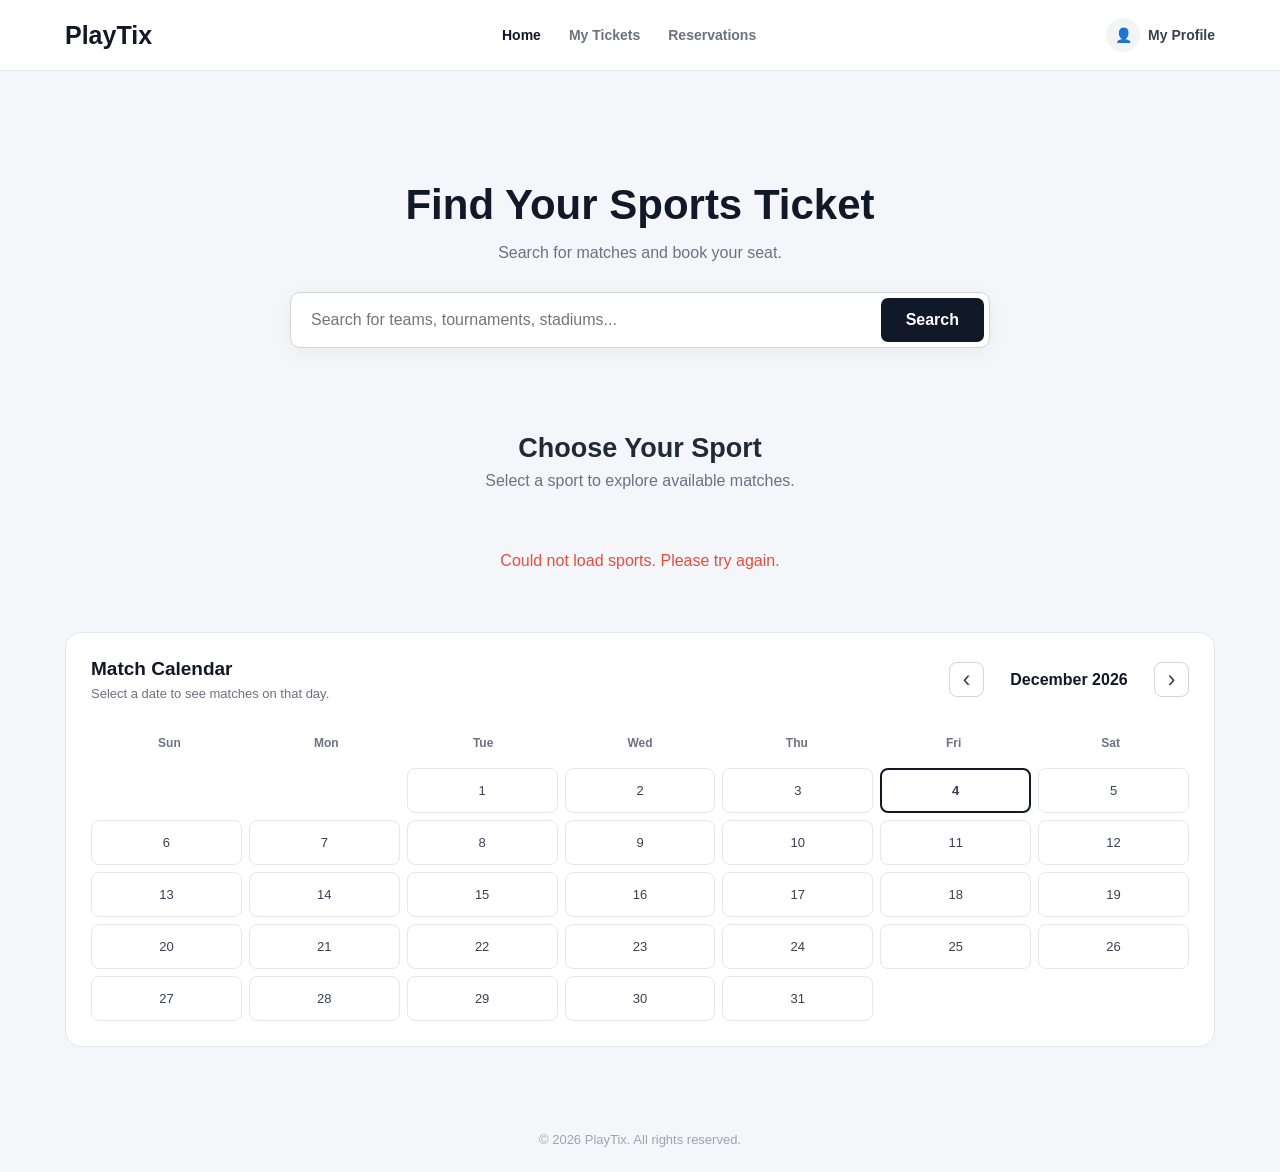
<file: frontend/index.html>
<!DOCTYPE html>
<html lang="en">
<head>
    <meta charset="UTF-8">
    <meta name="viewport" content="width=device-width, initial-scale=1.0">

    <title>PlayTix - Home</title>

    <link rel="stylesheet" href="css/style.css">
</head>

<body>

<!-- ================= HEADER ================= -->

<header class="main-header">

    <div class="header-content">

        <a href="index.html" class="logo">
            PlayTix
        </a>

        <nav class="main-nav">

            <a href="index.html" class="nav-link active">
                Home
            </a>

            <a href="tickets.html" class="nav-link">
                My Tickets
            </a>

            <a href="reservations.html" class="nav-link">
                Reservations
            </a>

        </nav>

        <a href="profile.html" class="profile-link" title="My Profile">

                <span class="profile-icon">
                    👤
                </span>

            <span>My Profile</span>

        </a>

    </div>

</header>


<!-- ================= MAIN ================= -->

<main class="home-container">

    <!-- Hero -->

    <section class="hero-section">

        <h1>
            Find Your Sports Ticket
        </h1>

        <p>
            Search for matches and book your seat.
        </p>

        <!-- Search -->

        <form class="search-bar" id="searchForm">

            <input
                    type="text"
                    id="searchInput"
                    placeholder="Search for teams, tournaments, stadiums..."
            >

            <button type="submit">
                Search
            </button>

        </form>

    </section>


    <!-- ================= SPORTS ================= -->

    <section class="sports-section">

        <div class="section-heading">

            <h2>
                Choose Your Sport
            </h2>

            <p>
                Select a sport to explore available matches.
            </p>

        </div>


        <div class="sports-grid">

            <!-- Sports are generated by JavaScript -->

            <div id="sportsLoading" style="text-align: center; padding: 2rem; grid-column: 1 / -1;">
                Loading sports...
            </div>

        </div>

    </section>

    <!-- ================= MATCH CALENDAR ================= -->

    <section class="calendar-section">

        <div class="calendar-header">

            <div>

                <h3>
                    Match Calendar
                </h3>

                <p>
                    Select a date to see matches on that day.
                </p>

            </div>


            <div class="calendar-navigation">

                <button
                        type="button"
                        id="previousMonth"
                        class="calendar-nav-btn"
                >
                    ‹
                </button>


                <h3 id="currentMonth">
                    August 2026
                </h3>


                <button
                        type="button"
                        id="nextMonth"
                        class="calendar-nav-btn"
                >
                    ›
                </button>

            </div>

        </div>



        <div class="calendar">

            <!-- Weekdays -->

            <div class="calendar-weekdays">

                <div>Sun</div>
                <div>Mon</div>
                <div>Tue</div>
                <div>Wed</div>
                <div>Thu</div>
                <div>Fri</div>
                <div>Sat</div>

            </div>


            <!-- Days will be generated by JavaScript -->

            <div
                    id="calendarDays"
                    class="calendar-days"
            >

            </div>

        </div>

    </section>


</main>


<!-- ================= FOOTER ================= -->

<footer class="main-footer">

    <p>
        © 2026 PlayTix. All rights reserved.
    </p>

</footer>


<script src="js/index.js"></script>

</body>
</html>
</file>
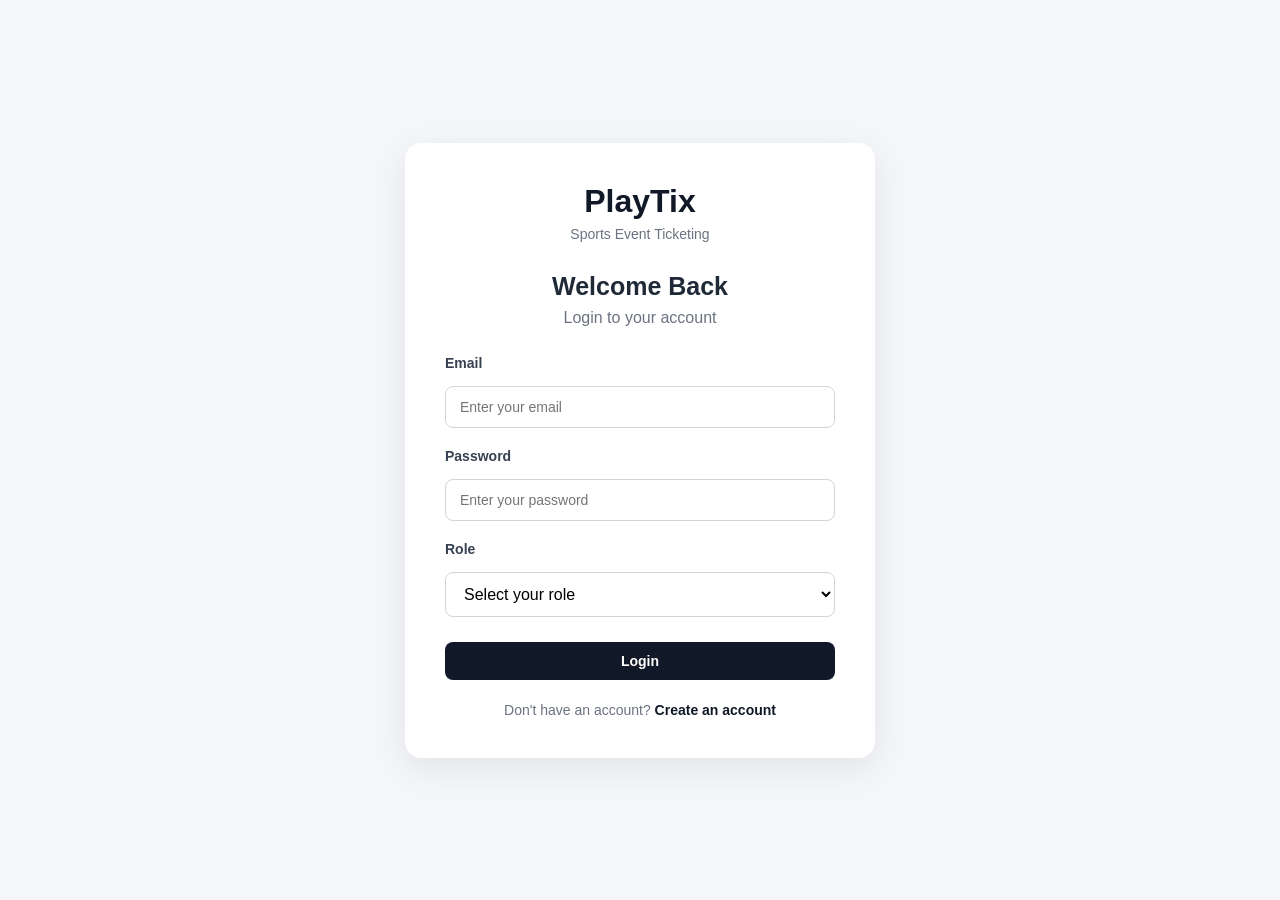
<file: frontend/admin-index.html>
<!DOCTYPE html>

<html lang="en">

<head>

    <meta charset="UTF-8">

    <meta
            name="viewport"
            content="width=device-width, initial-scale=1.0"
    >

    <title>PlayTix | Admin Dashboard</title>

    <link
            rel="stylesheet"
            href="css/style.css"
    >

</head>

<body>

<!-- ================= HEADER ================= -->

<header class="main-header">

    <div class="header-content">

        <a
                href="admin-index.html"
                class="logo"
        >
            PlayTix
        </a>


        <nav class="main-nav">

            <a
                    href="admin-index.html"
                    class="nav-link active"
            >
                Dashboard
            </a>


            <a
                    href="admin-profile.html"
                    class="nav-link"
            >
                Admin Profile
            </a>

        </nav>

    </div>

</header>



<!-- ================= MAIN ================= -->

<main class="page-container admin-dashboard">


    <!-- ================= WELCOME ================= -->

    <section class="admin-welcome">

        <div>

            <span class="admin-label">
                ADMIN DASHBOARD
            </span>

            <h1 id="welcomeMessage">
                Welcome Back, Admin
            </h1>

            <p>
                Manage purchased tickets and user reports
                from one place.
            </p>

        </div>


        <a
                href="admin-profile.html"
                class="profile-btn"
        >
            Admin Profile
        </a>

    </section>



    <!-- ================= QUICK STATS ================= -->

    <section class="admin-stats">


        <div class="admin-stat-card">

            <div class="admin-stat-icon">
                🎟️
            </div>

            <div>

                <span>
                    Purchased Tickets
                </span>

                <strong id="ticketCount">
                    0
                </strong>

            </div>

        </div>



        <div class="admin-stat-card">

            <div class="admin-stat-icon">
                📋
            </div>

            <div>

                <span>
                    User Reports
                </span>

                <strong id="reportCount">
                    0
                </strong>

            </div>

        </div>


    </section>



    <!-- ================= ADMIN OPTIONS ================= -->

    <section class="admin-options">


        <div class="page-header">

            <div>

                <h2>
                    Management
                </h2>

                <p>
                    Choose what you want to manage.
                </p>

            </div>

        </div>



        <div class="admin-options-grid">


            <!-- ================= PURCHASED TICKETS ================= -->

            <a
                    href="admin-tickets.html"
                    class="admin-option-card"
            >

                <div class="admin-option-icon">
                    🎟️
                </div>


                <div class="admin-option-content">

                    <h3>
                        Purchased Tickets
                    </h3>

                    <p>
                        View and manage tickets purchased
                        by users.
                    </p>

                    <span>
                        View Tickets →
                    </span>

                </div>

            </a>



            <!-- ================= USER REPORTS ================= -->

            <a
                    href="admin-reports.html"
                    class="admin-option-card"
            >

                <div class="admin-option-icon">
                    📋
                </div>


                <div class="admin-option-content">

                    <h3>
                        User Reports
                    </h3>

                    <p>
                        View user reports and manage
                        their responses and status.
                    </p>

                    <span>
                        View Reports →
                    </span>

                </div>

            </a>


        </div>

    </section>



    <!-- ================= QUICK INFORMATION ================= -->

    <section class="admin-info-box">

        <div class="admin-info-icon">
            ℹ️
        </div>


        <div>

            <h3>
                Admin Panel
            </h3>

            <p>
                From this dashboard you can access
                purchased tickets and user reports.
                Other administrative features are
                currently unavailable.
            </p>

        </div>

    </section>


</main>



<!-- ================= FOOTER ================= -->

<footer class="main-footer">

    <p>
        © 2026 PlayTix. All Rights Reserved.
    </p>

</footer>



<!-- ================= JAVASCRIPT ================= -->

<script src="js/admin-index.js"></script>

</body>

</html>
</file>
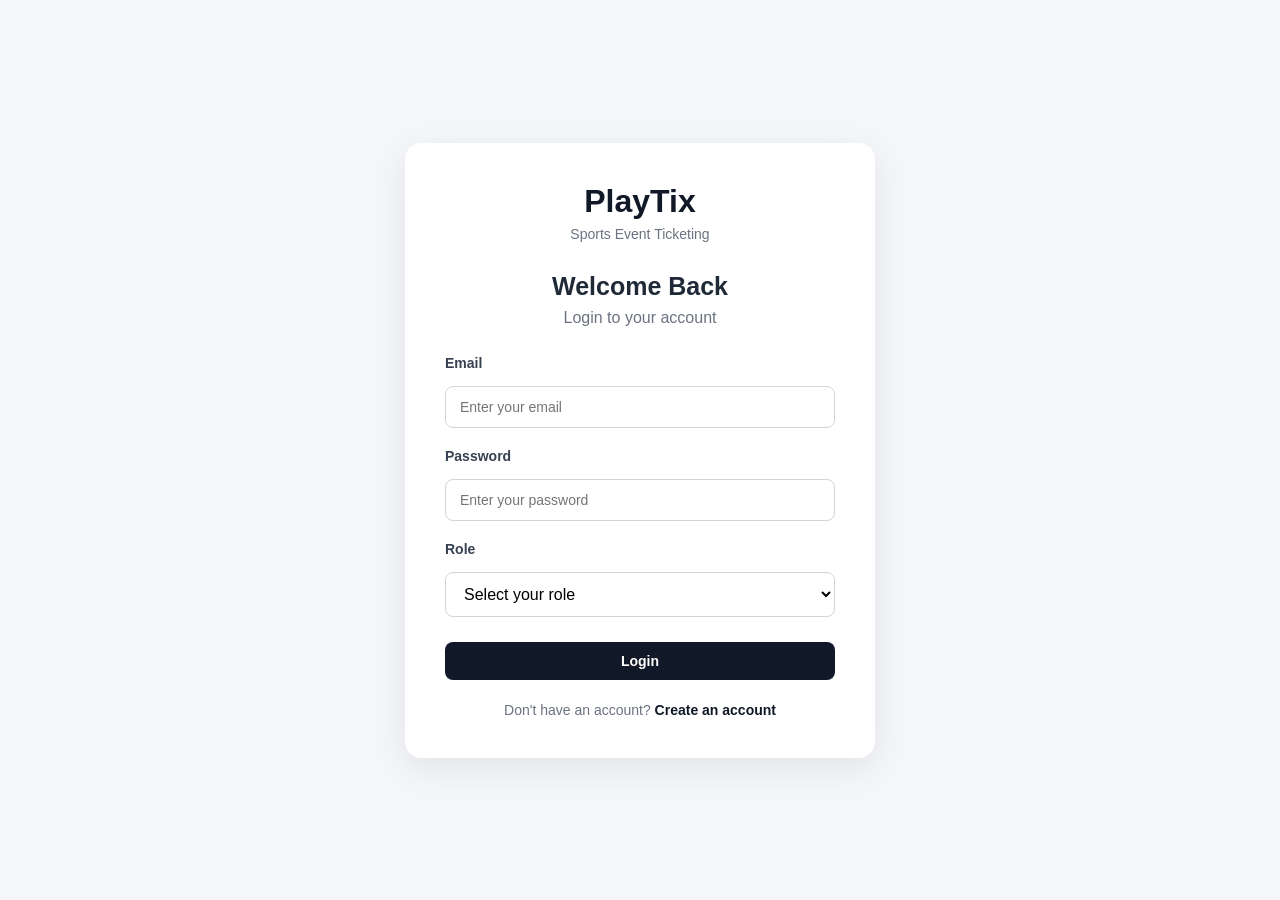
<file: frontend/admin-reports.html>
<!DOCTYPE html>
<html lang="en">

<head>

    <meta charset="UTF-8">

    <meta
            name="viewport"
            content="width=device-width, initial-scale=1.0"
    >

    <title>PlayTix | User Reports</title>

    <link
            rel="stylesheet"
            href="css/style.css"
    >

</head>

<body>


<!-- ================= HEADER ================= -->

<header class="main-header">

    <div class="header-content">

        <a
                href="admin-index.html"
                class="logo"
        >
            PlayTix
        </a>


        <nav class="main-nav">

            <a
                    href="admin-index.html"
                    class="nav-link"
            >
                Dashboard
            </a>

            <a
                    href="admin-profile.html"
                    class="nav-link"
            >
                Profile
            </a>

            <a
                    href="admin-tickets.html"
                    class="nav-link"
            >
                Tickets
            </a>

            <a
                    href="admin-reports.html"
                    class="nav-link active"
            >
                Reports
            </a>

        </nav>

    </div>

</header>



<!-- ================= MAIN ================= -->

<main class="page-container">


    <div class="page-header">

        <h1>
            User Reports
        </h1>

        <p>
            View and manage reports submitted by users.
        </p>

    </div>


    <!-- ================= FILTERS ================= -->

    <div class="report-filters">
        <select id="statusFilter" class="status-select">
            <option value="ALL">All Reports</option>
            <option value="PENDING">Pending</option>
            <option value="IN_PROGRESS">In Progress</option>
            <option value="RESOLVED">Resolved</option>
            <option value="CLOSED">Closed</option>
        </select>
    </div>


    <!-- ================= LOADING ================= -->

    <div id="reportsLoading" style="text-align: center; padding: 2rem;">
        Loading reports...
    </div>


    <!-- ================= REPORT LIST ================= -->

    <section id="reportsList" class="reports-list">

        <!-- Reports are generated by JavaScript -->

    </section>


    <!-- ================= NO REPORTS ================= -->

    <div id="noReports" class="no-search-results" style="display: none;">

        <h2>
            No Reports Found
        </h2>

        <p>
            No reports match the current filter.
        </p>

    </div>


</main>



<!-- ================= FOOTER ================= -->

<footer class="main-footer">

    <p>
        © 2026 PlayTix. All Rights Reserved.
    </p>

</footer>



<!-- ================= JAVASCRIPT ================= -->

<script src="js/admin-reports.js"></script>


</body>

</html>
</file>
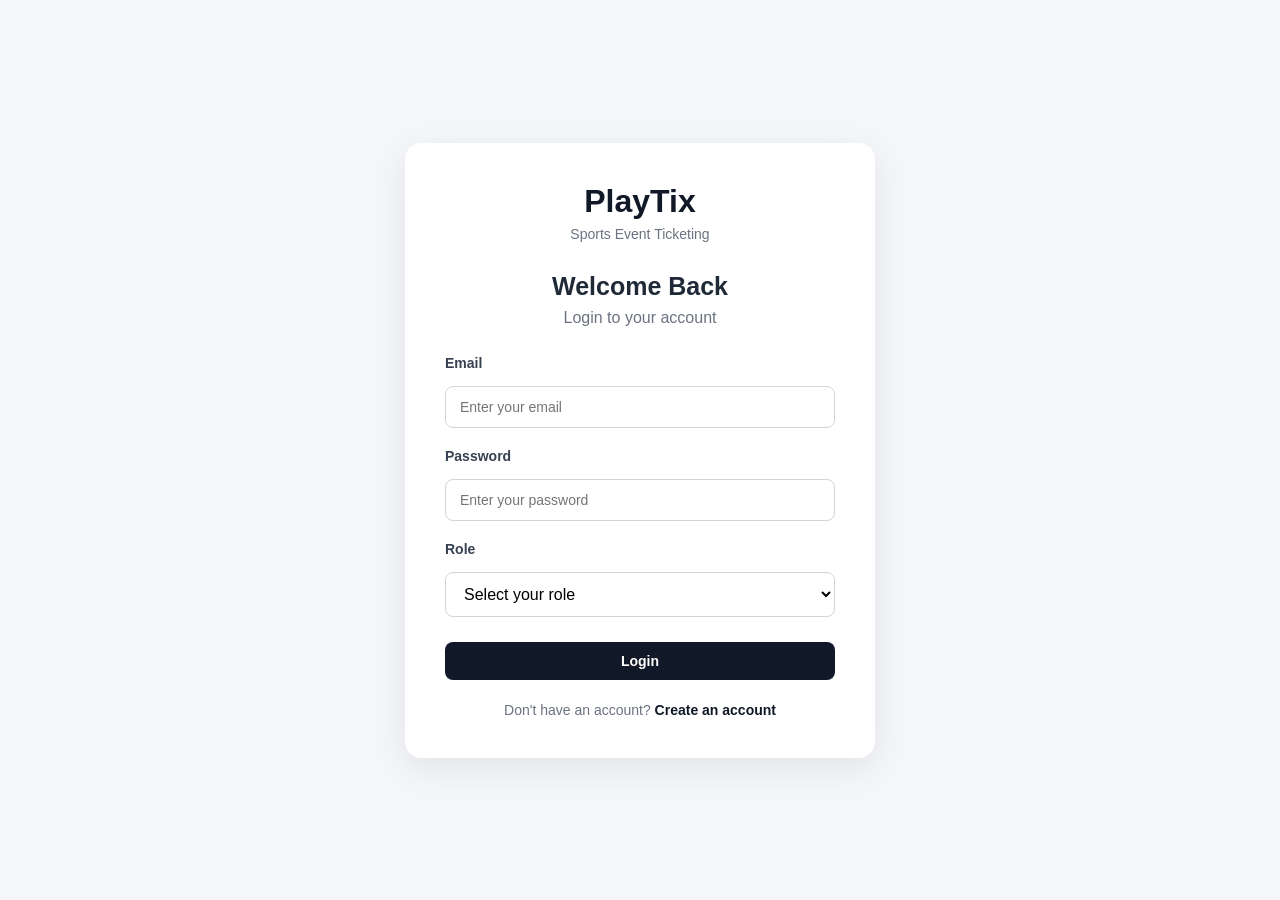
<file: frontend/admin-tickets.html>
<!DOCTYPE html>

<html lang="en">

<head>

    <meta charset="UTF-8">

    <meta
            name="viewport"
            content="width=device-width, initial-scale=1.0"
    >

    <title>PlayTix | All Tickets</title>

    <link
            rel="stylesheet"
            href="css/style.css"
    >

</head>

<body>

<!-- ================= HEADER ================= -->

<header class="main-header">

    <div class="header-content">

        <a
                href="admin-index.html"
                class="logo"
        >
            PlayTix
        </a>


        <nav class="main-nav">

            <a
                    href="admin-index.html"
                    class="nav-link"
            >
                Dashboard
            </a>

            <a
                    href="admin-profile.html"
                    class="nav-link"
            >
                Profile
            </a>

            <a
                    href="admin-tickets.html"
                    class="nav-link active"
            >
                Tickets
            </a>

            <a
                    href="admin-reports.html"
                    class="nav-link"
            >
                Reports
            </a>

        </nav>

    </div>

</header>



<!-- ================= MAIN ================= -->

<main class="page-container">


    <div class="page-header">

        <div>

            <h1>
                All Tickets
            </h1>

            <p>
                View and manage all purchased tickets.
            </p>

        </div>

    </div>


    <!-- ================= LOADING ================= -->

    <div id="ticketsLoading" style="text-align: center; padding: 2rem;">
        Loading tickets...
    </div>


    <!-- ================= TICKET LIST ================= -->

    <section id="ticketsList" class="ticket-list">

        <!-- Tickets are generated by JavaScript -->

    </section>


    <!-- ================= NO TICKETS ================= -->

    <div id="noTickets" class="no-search-results" style="display: none;">

        <h2>
            No Tickets Found
        </h2>

        <p>
            There are no purchased tickets yet.
        </p>

    </div>


</main>



<!-- ================= FOOTER ================= -->

<footer class="main-footer">

    <p>
        © 2026 PlayTix. All Rights Reserved.
    </p>

</footer>



<!-- ================= JAVASCRIPT ================= -->

<script src="js/admin-tickets.js"></script>

</body>

</html>
</file>
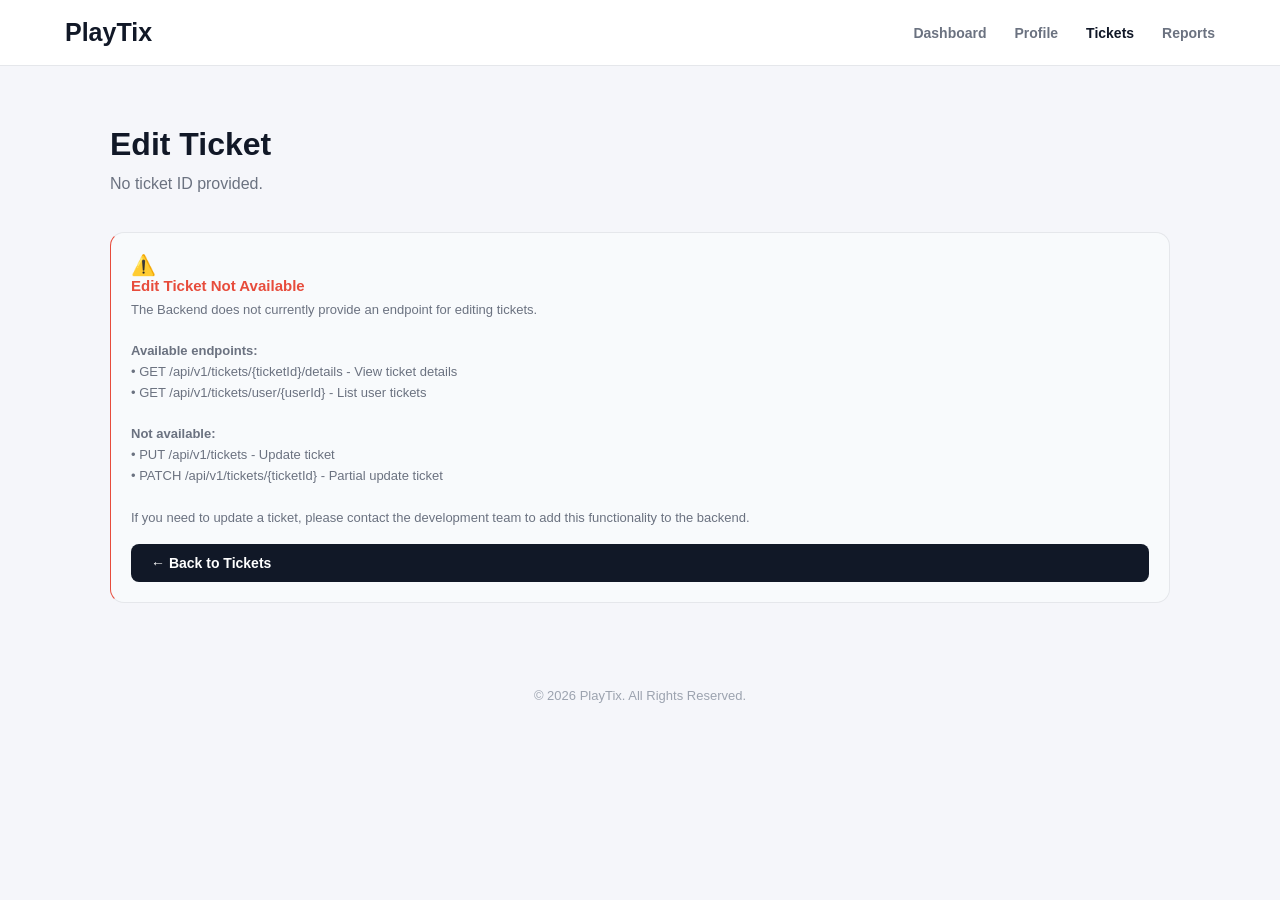
<file: frontend/edit-ticket.html>
<!DOCTYPE html>

<html lang="en">

<head>

  <meta charset="UTF-8">

  <meta
          name="viewport"
          content="width=device-width, initial-scale=1.0"
  >

  <title>PlayTix | Edit Ticket</title>

  <link
          rel="stylesheet"
          href="css/style.css"
  >

</head>

<body>

<!-- ================= HEADER ================= -->

<header class="main-header">

  <div class="header-content">

    <a
            href="admin-index.html"
            class="logo"
    >
      PlayTix
    </a>


    <nav class="main-nav">

      <a
              href="admin-index.html"
              class="nav-link"
      >
        Dashboard
      </a>

      <a
              href="admin-profile.html"
              class="nav-link"
      >
        Profile
      </a>

      <a
              href="admin-tickets.html"
              class="nav-link active"
      >
        Tickets
      </a>

      <a
              href="admin-reports.html"
              class="nav-link"
      >
        Reports
      </a>

    </nav>

  </div>

</header>


<!-- ================= MAIN ================= -->

<main class="page-container">

  <div class="page-header">

    <div>

      <h1>
        Edit Ticket
      </h1>

      <p id="editTicketStatus">
        Update the information of the selected ticket.
      </p>

    </div>

  </div>


  <!-- ================= NOT AVAILABLE MESSAGE ================= -->

  <div id="notAvailableMessage" class="admin-info-box" style="border-left-color: #e74c3c;">

    <div class="admin-info-icon">
      ⚠️
    </div>

    <div>

      <h3 style="color: #e74c3c;">
        Edit Ticket Not Available
      </h3>

      <p>
        The Backend does not currently provide an endpoint for editing tickets.
        <br><br>
        <strong>Available endpoints:</strong>
        <br>
        • GET /api/v1/tickets/{ticketId}/details - View ticket details
        <br>
        • GET /api/v1/tickets/user/{userId} - List user tickets
        <br><br>
        <strong>Not available:</strong>
        <br>
        • PUT /api/v1/tickets - Update ticket
        <br>
        • PATCH /api/v1/tickets/{ticketId} - Partial update ticket
        <br><br>
        If you need to update a ticket, please contact the development team to add this functionality to the backend.
      </p>

      <a
              href="admin-tickets.html"
              class="primary-btn"
              style="margin-top: 1rem; display: inline-block;"
      >
        ← Back to Tickets
      </a>

    </div>

  </div>


  <!-- ================= EDIT FORM (Disabled - No Backend API)  ================= -->

  <section id="editFormSection" class="new-report-card" style="display: none;">

    <div class="form-header">

      <div>

        <h2>
          Ticket Information
        </h2>

        <p class="ticket-id" id="ticketIdDisplay">
          Ticket ID: #TCK-1001
        </p>

      </div>

    </div>


    <form id="editTicketForm" onsubmit="return false;">


      <!-- Customer -->

      <div class="form-group">

        <label for="username">
          Customer Username
        </label>

        <input
                type="text"
                id="username"
                value="Loading..."
                readonly
        >

      </div>


      <!-- Sport -->

      <div class="form-group">

        <label for="sport">
          Sport
        </label>

        <select
                id="sport"
                name="sport"
                disabled
        >

          <option value="football" selected>
            Football
          </option>

          <option value="basketball">
            Basketball
          </option>

          <option value="volleyball">
            Volleyball
          </option>

        </select>

        <small style="color: #e74c3c; display: block; margin-top: 0.25rem;">
          ⚠️ Edit disabled - No backend API available
        </small>

      </div>


      <!-- Match -->

      <div class="form-group">

        <label for="match">
          Match
        </label>

        <input
                type="text"
                id="match"
                name="match"
                value="Loading..."
                disabled
        >

        <small style="color: #e74c3c; display: block; margin-top: 0.25rem;">
          ⚠️ Edit disabled - No backend API available
        </small>

      </div>


      <!-- Date -->

      <div class="form-group">

        <label for="matchDate">
          Match Date
        </label>

        <input
                type="date"
                id="matchDate"
                name="matchDate"
                value="2026-08-15"
                disabled
        >

        <small style="color: #e74c3c; display: block; margin-top: 0.25rem;">
          ⚠️ Edit disabled - No backend API available
        </small>

      </div>


      <!-- Time -->

      <div class="form-group">

        <label for="matchTime">
          Match Time
        </label>

        <input
                type="time"
                id="matchTime"
                name="matchTime"
                value="18:30"
                disabled
        >

        <small style="color: #e74c3c; display: block; margin-top: 0.25rem;">
          ⚠️ Edit disabled - No backend API available
        </small>

      </div>


      <!-- Stadium -->

      <div class="form-group">

        <label for="stadium">
          Stadium
        </label>

        <input
                type="text"
                id="stadium"
                name="stadium"
                value="Loading..."
                disabled
        >

        <small style="color: #e74c3c; display: block; margin-top: 0.25rem;">
          ⚠️ Edit disabled - No backend API available
        </small>

      </div>


      <!-- Ticket Category -->

      <div class="form-group">

        <label for="category">
          Ticket Category
        </label>

        <select
                id="category"
                name="category"
                disabled
        >

          <option value="VIP" selected>
            VIP
          </option>

          <option value="Regular">
            Regular
          </option>

        </select>

        <small style="color: #e74c3c; display: block; margin-top: 0.25rem;">
          ⚠️ Edit disabled - No backend API available
        </small>

      </div>


      <!-- Seat -->

      <div class="form-group">

        <label for="seat">
          Seat
        </label>

        <input
                type="text"
                id="seat"
                name="seat"
                value="Loading..."
                disabled
        >

        <small style="color: #e74c3c; display: block; margin-top: 0.25rem;">
          ⚠️ Edit disabled - No backend API available
        </small>

      </div>


      <!-- Price -->

      <div class="form-group">

        <label for="price">
          Price
        </label>

        <input
                type="number"
                id="price"
                name="price"
                value="0"
                min="0"
                disabled
        >

        <small style="color: #e74c3c; display: block; margin-top: 0.25rem;">
          ⚠️ Edit disabled - No backend API available
        </small>

      </div>


      <!-- Status -->

      <div class="form-group">

        <label for="status">
          Status
        </label>

        <select
                id="status"
                name="status"
                disabled
        >

          <option value="ACTIVE" selected>
            ACTIVE
          </option>

          <option value="USED">
            USED
          </option>

          <option value="CANCELLED">
            CANCELLED
          </option>

        </select>

        <small style="color: #e74c3c; display: block; margin-top: 0.25rem;">
          ⚠️ Edit disabled - No backend API available
        </small>

      </div>


      <!-- Actions -->

      <div class="report-actions">

        <a
                href="admin-tickets.html"
                class="edit-btn"
        >
          Back to Tickets
        </a>

        <button
                type="button"
                class="primary-btn"
                disabled
                style="opacity: 0.5; cursor: not-allowed;"
                title="Edit functionality is not available in the backend"
        >
          Save Changes (Unavailable)
        </button>

      </div>


    </form>

  </section>

</main>


<!-- ================= FOOTER ================= -->

<footer class="main-footer">

  <p>
    © 2026 PlayTix. All Rights Reserved.
  </p>

</footer>


<!-- ================= JAVASCRIPT ================= -->

<script src="js/edit-ticket.js"></script>

</body>

</html>
</file>
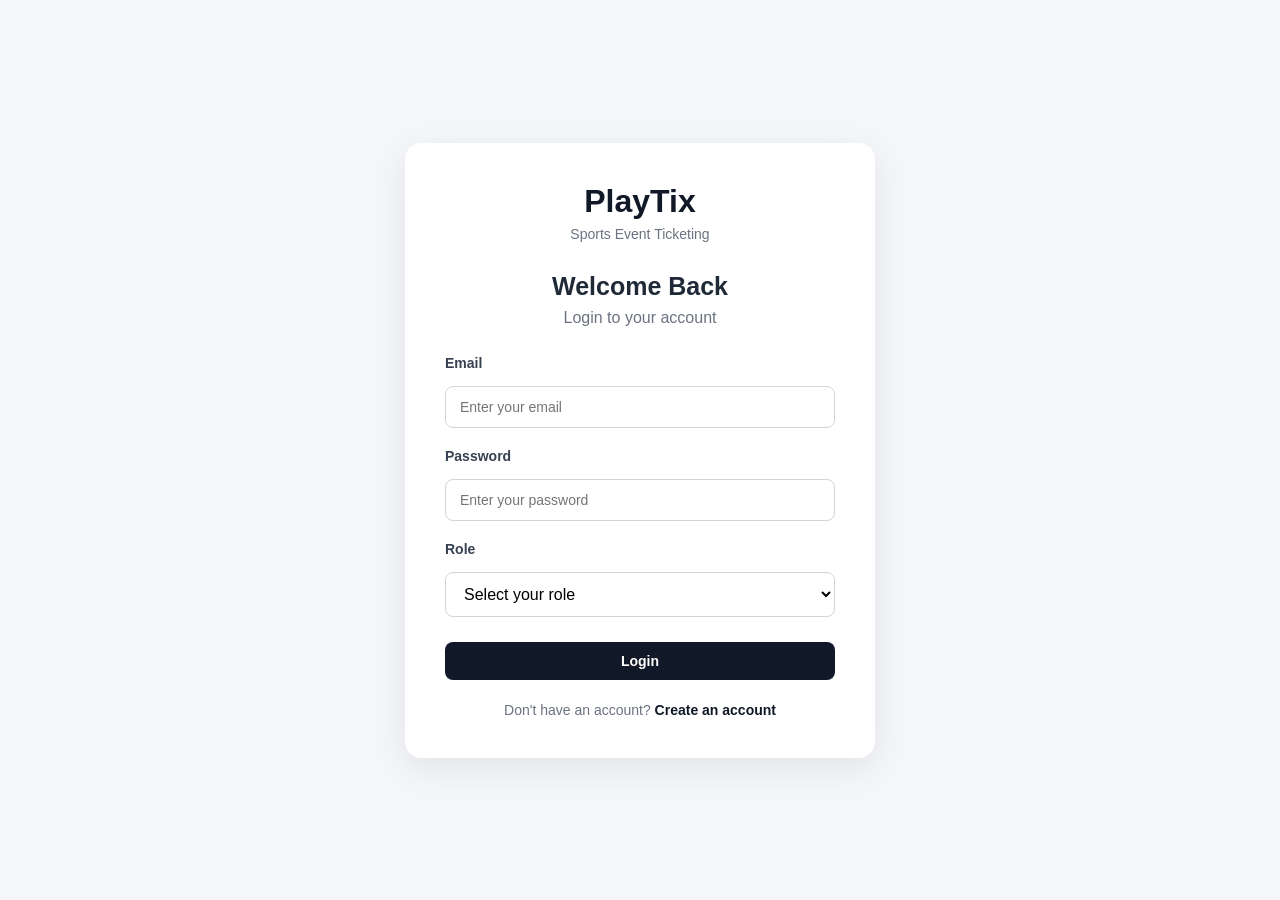
<file: frontend/login.html>
<!DOCTYPE html>
<html lang="en">
<head>
    <meta charset="UTF-8">
    <meta name="viewport" content="width=device-width, initial-scale=1.0">
    <title>PlayTix - Login</title>
    <link rel="stylesheet" href="css/style.css">
</head>

<body class="auth-page">

<main class="auth-container">

    <div class="auth-card">

        <div class="brand">
            <h1>PlayTix</h1>
            <p>Sports Event Ticketing</p>
        </div>

        <h2>Welcome Back</h2>
        <p class="auth-subtitle">Login to your account</p>

        <form id="loginForm">

            <div class="form-group">
                <label for="email">Email</label>
                <input
                        type="email"
                        id="email"
                        name="email"
                        placeholder="Enter your email"
                        required
                >
            </div>

            <div class="form-group">
                <label for="password">Password</label>
                <input
                        type="password"
                        id="password"
                        name="password"
                        placeholder="Enter your password"
                        required
                >
            </div>

            <div class="form-group">
                <label for="role">Role</label>

                <select id="role" name="role" required>
                    <option value="">Select your role</option>
                    <option value="USER">User</option>
                    <option value="SUPPORT">Support</option>
                </select>
            </div>

            <button type="submit" class="primary-btn" id="loginButton">
                Login
            </button>

        </form>

        <p id="loginMessage"></p>

        <p class="auth-switch">
            Don't have an account?
            <a href="signup.html">Create an account</a>
        </p>

    </div>

</main>

<script src="js/login.js"></script>

</body>
</html>
</file>
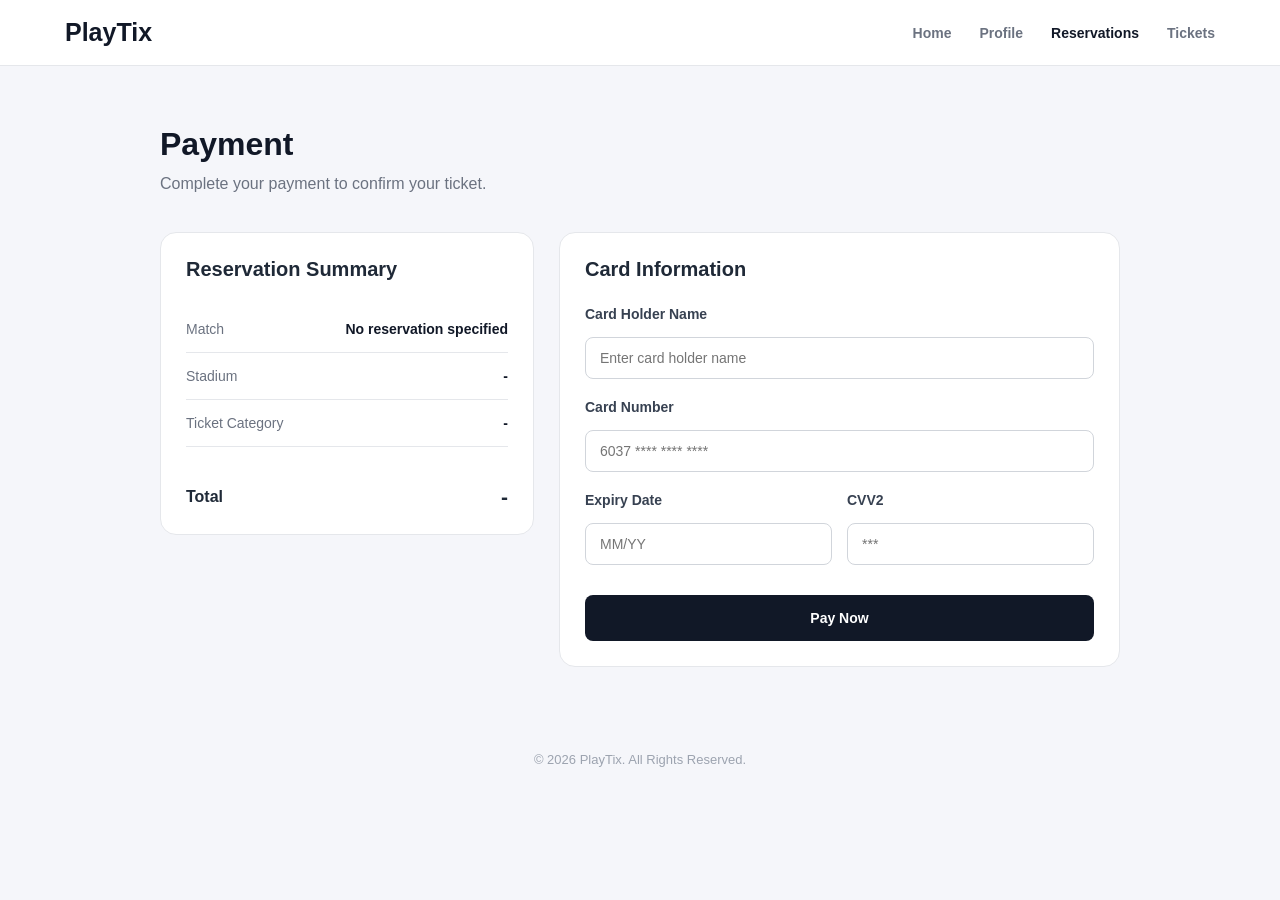
<file: frontend/payment.html>
<!DOCTYPE html>

<html lang="en">

<head>

    <meta charset="UTF-8">

    <meta
            name="viewport"
            content="width=device-width, initial-scale=1.0"
    >

    <title>PlayTix | Payment</title>

    <link
            rel="stylesheet"
            href="css/style.css"
    >

</head>

<body>

<!-- ================= HEADER ================= -->

<header class="main-header">

    <div class="header-content">

        <a
                href="index.html"
                class="logo"
        >
            PlayTix
        </a>


        <nav class="main-nav">

            <a
                    href="index.html"
                    class="nav-link"
            >
                Home
            </a>

            <a
                    href="profile.html"
                    class="nav-link"
            >
                Profile
            </a>

            <a
                    href="reservations.html"
                    class="nav-link active"
            >
                Reservations
            </a>

            <a
                    href="tickets.html"
                    class="nav-link"
            >
                Tickets
            </a>

        </nav>

    </div>

</header>



<!-- ================= MAIN ================= -->

<main class="page-container payment-page">


    <div class="page-header">

        <div>

            <h1>
                Payment
            </h1>

            <p>
                Complete your payment to confirm your ticket.
            </p>

        </div>

    </div>



    <!-- ================= PAYMENT CONTAINER ================= -->

    <div class="payment-container">


        <!-- ================= ORDER SUMMARY ================= -->

        <section class="payment-summary">

            <h2>
                Reservation Summary
            </h2>


            <div class="payment-summary-item">

                <span>
                    Match
                </span>

                <strong id="matchName">
                    Loading...
                </strong>

            </div>


            <div class="payment-summary-item">

                <span>
                    Stadium
                </span>

                <strong id="stadiumName">
                    Loading...
                </strong>

            </div>


            <div class="payment-summary-item">

                <span>
                    Ticket Category
                </span>

                <strong id="ticketCategory">
                    Loading...
                </strong>

            </div>


            <div class="payment-summary-total">

                <span>
                    Total
                </span>

                <strong id="paymentAmount">
                    Loading...
                </strong>

            </div>

        </section>



        <!-- ================= PAYMENT FORM ================= -->

        <section class="payment-form-container">

            <h2>
                Card Information
            </h2>


            <form
                    id="paymentForm"
            >


                <div class="form-group">

                    <label for="cardHolder">
                        Card Holder Name
                    </label>

                    <input
                            type="text"
                            id="cardHolder"
                            placeholder="Enter card holder name"
                            required
                    >

                </div>



                <div class="form-group">

                    <label for="cardNumber">
                        Card Number
                    </label>

                    <input
                            type="text"
                            id="cardNumber"
                            placeholder="6037 **** **** ****"
                            maxlength="16"
                            inputmode="numeric"
                            required
                    >

                </div>



                <div class="payment-row">


                    <div class="form-group">

                        <label for="expiry">
                            Expiry Date
                        </label>

                        <input
                                type="text"
                                id="expiry"
                                placeholder="MM/YY"
                                maxlength="5"
                                required
                        >

                    </div>



                    <div class="form-group">

                        <label for="cvv">
                            CVV2
                        </label>

                        <input
                                type="password"
                                id="cvv"
                                placeholder="***"
                                maxlength="4"
                                inputmode="numeric"
                                required
                        >

                    </div>


                </div>


                <div id="paymentError" style="display: none; color: #e74c3c; margin-bottom: 1rem;"></div>


                <button
                        type="submit"
                        class="primary-btn payment-submit-btn"
                        id="payButton"
                >
                    Pay Now
                </button>


            </form>


            <!-- ================= SUCCESS ================= -->

            <div
                    id="paymentSuccess"
                    class="payment-success"
                    style="display: none;"
            >

                <div class="success-icon">
                    ✓
                </div>


                <h2>
                    Payment Successful
                </h2>


                <p>
                    Your payment has been completed successfully.
                </p>


                <a
                        href="tickets.html"
                        class="primary-btn"
                >
                    View My Tickets
                </a>

            </div>


        </section>


    </div>


</main>



<!-- ================= FOOTER ================= -->

<footer class="main-footer">

    <p>
        © 2026 PlayTix. All Rights Reserved.
    </p>

</footer>



<!-- ================= JAVASCRIPT ================= -->

<script src="js/payment.js"></script>

</body>

</html>
</file>
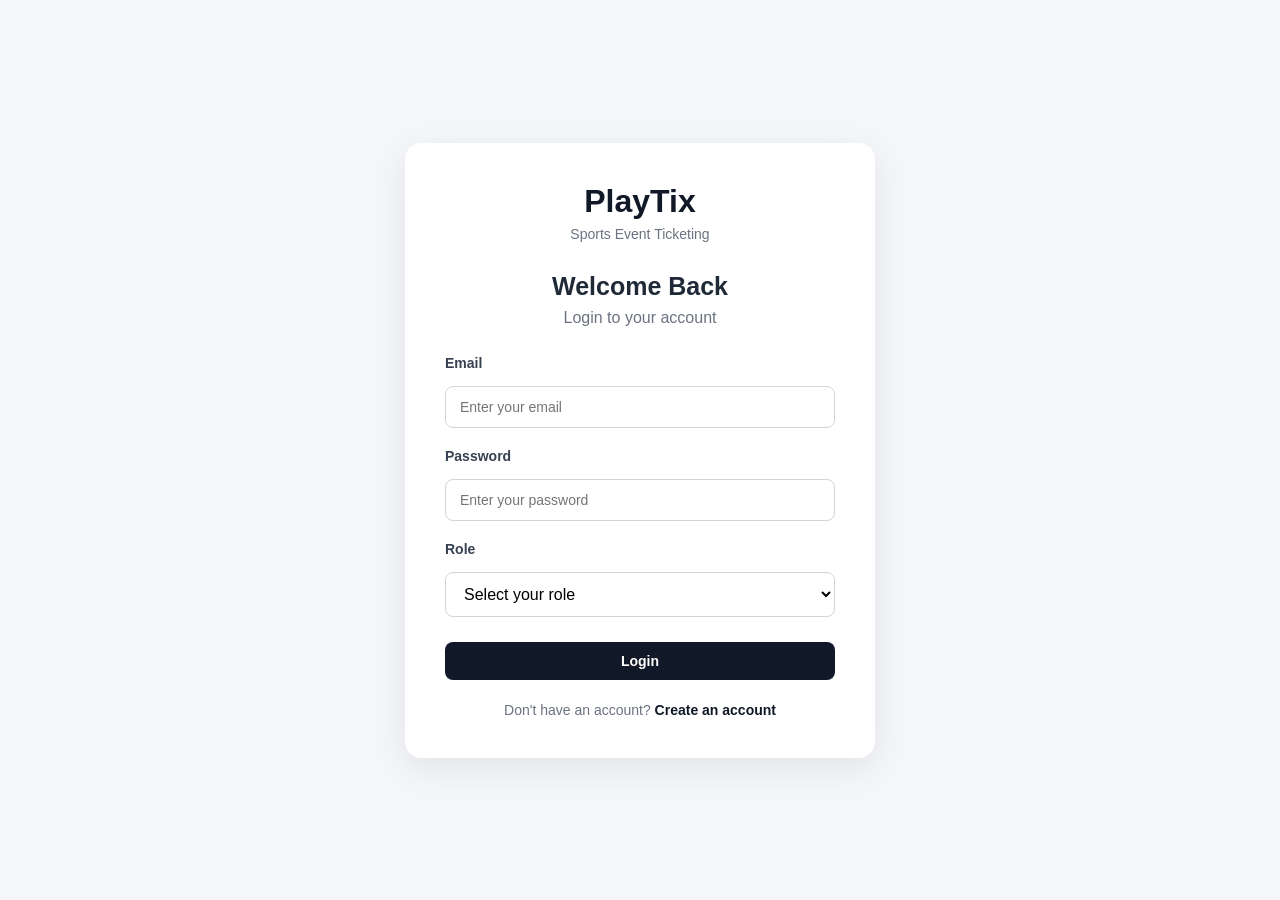
<file: frontend/profile.html>
<!DOCTYPE html>
<html lang="en">

<head>
    <meta charset="UTF-8">

    <meta
            name="viewport"
            content="width=device-width, initial-scale=1.0"
    >

    <title>PlayTix | My Profile</title>

    <link
            rel="stylesheet"
            href="css/style.css"
    >
</head>

<body>

<!-- ================= HEADER ================= -->

<header class="main-header">

    <div class="header-content">

        <a
                href="index.html"
                class="logo"
        >
            PlayTix
        </a>

        <nav class="main-nav">

            <a
                    href="index.html"
                    class="nav-link"
            >
                Home
            </a>

            <a
                    href="profile.html"
                    class="nav-link active"
            >
                Profile
            </a>

            <a
                    href="reservations.html"
                    class="nav-link"
            >
                Reservations
            </a>

            <a
                    href="tickets.html"
                    class="nav-link"
            >
                Tickets
            </a>

            <a
                    href="reports.html"
                    class="nav-link"
            >
                Reports
            </a>

        </nav>

    </div>

</header>


<!-- ================= MAIN ================= -->

<main class="page-container user-profile-page">


    <!-- ================= WALLET ================= -->

    <section class="wallet-card">

        <h3>
            Wallet Balance
        </h3>

        <h1 id="walletBalance">
            -
        </h1>

    </section>


    <!-- ================= PROFILE ================= -->

    <section class="profile-card">

        <div class="profile-image">

            <img
                    id="profileImage"
                    src="assets/images/default-profile.jpg"
                    alt="Profile Picture"
            >

        </div>

        <h2 id="fullName">
            Loading...
        </h2>

        <p
                class="profile-role"
                id="profileRole"
        >
            USER
        </p>

    </section>


    <!-- ================= USER INFORMATION ================= -->

    <section class="info-card user-info-card">

        <div class="section-title">

            <div>

                <h3>
                    User Information
                </h3>

                <p>
                    View and edit your account information.
                </p>

            </div>

        </div>


        <!-- ERROR MESSAGE -->

        <div
                id="errorMessage"
                class="profile-save-message"
                style="display: none;"
        ></div>


        <form id="userProfileForm">


            <!-- ================= USER ID ================= -->

            <div class="profile-form-row">

                <label for="userId">
                    User ID
                </label>

                <input
                        type="text"
                        id="userId"
                        name="user_id"
                        readonly
                >

            </div>


            <!-- ================= FIRST NAME ================= -->

            <div class="profile-form-row">

                <label for="firstName">
                    First Name
                </label>

                <input
                        type="text"
                        id="firstName"
                        name="first_name"
                        required
                        minlength="2"
                        maxlength="50"
                >

            </div>


            <!-- ================= LAST NAME ================= -->

            <div class="profile-form-row">

                <label for="lastName">
                    Last Name
                </label>

                <input
                        type="text"
                        id="lastName"
                        name="last_name"
                        required
                        minlength="2"
                        maxlength="50"
                >

            </div>


            <!-- ================= EMAIL ================= -->

            <div class="profile-form-row">

                <label for="email">
                    Email
                </label>

                <input
                        type="email"
                        id="email"
                        name="email"
                        readonly
                >

            </div>


            <!-- ================= PHONE ================= -->

            <div class="profile-form-row">

                <label for="phoneNumber">
                    Phone Number
                </label>

                <input
                        type="text"
                        id="phoneNumber"
                        name="phone_number"
                        placeholder="09123456789"
                        pattern="09[0-9]{9}"
                >

            </div>


            <!-- ================= CITY ================= -->

            <div class="profile-form-row">

                <label for="city">
                    City
                </label>

                <input
                        type="text"
                        id="city"
                        name="city"
                        minlength="2"
                        maxlength="20"
                >

            </div>


            <!-- ================= REGISTRATION DATE ================= -->

            <div class="profile-form-row">

                <label for="registrationDate">
                    Registration Date
                </label>

                <input
                        type="text"
                        id="registrationDate"
                        name="registration_date"
                        readonly
                >

            </div>


            <!-- ================= ACCOUNT STATUS ================= -->

            <div class="profile-form-row">

                <label for="accountStatus">
                    Account Status
                </label>

                <input
                        type="text"
                        id="accountStatus"
                        name="account_status"
                        value="ACTIVE"
                        readonly
                >

            </div>


            <!-- ================= ROLE ================= -->

            <div class="profile-form-row">

                <label for="role">
                    Role
                </label>

                <input
                        type="text"
                        id="role"
                        name="role"
                        value="USER"
                        readonly
                >

            </div>


            <!-- ================= ACTIONS ================= -->

            <div class="profile-actions">

                <button
                        type="submit"
                        id="saveChangesBtn"
                        class="primary-btn"
                >
                    Save Changes
                </button>

                <button
                        type="button"
                        id="cancelEditBtn"
                        class="secondary-btn"
                >
                    Cancel
                </button>

            </div>

        </form>


        <!-- ================= SAVE MESSAGE ================= -->

        <div
                id="saveMessage"
                class="profile-save-message"
                style="display: none;"
        >
            Changes saved successfully.
        </div>

    </section>


    <!-- ================= MENU ================= -->

    <section class="menu-grid">


        <a
                href="tickets.html"
                class="menu-card"
        >

            <div class="menu-icon">
                🎟
            </div>

            <h3>
                Tickets
            </h3>

            <p>
                View your purchased tickets
            </p>

        </a>


        <a
                href="reports.html"
                class="menu-card"
        >

            <div class="menu-icon">
                ⚠
            </div>

            <h3>
                Reports
            </h3>

            <p>
                View or submit reports
            </p>

        </a>


    </section>


    <!-- ================= LOGOUT ================= -->

    <section class="logout-section">

        <button
                id="logoutBtn"
                class="logout-btn"
        >
            Logout
        </button>

    </section>


</main>


<!-- ================= FOOTER ================= -->

<footer class="main-footer">

    <p>
        © 2026 PlayTix. All Rights Reserved.
    </p>

</footer>


<!-- ================= JAVASCRIPT ================= -->

<script src="js/profile.js"></script>

</body>

</html>
</file>
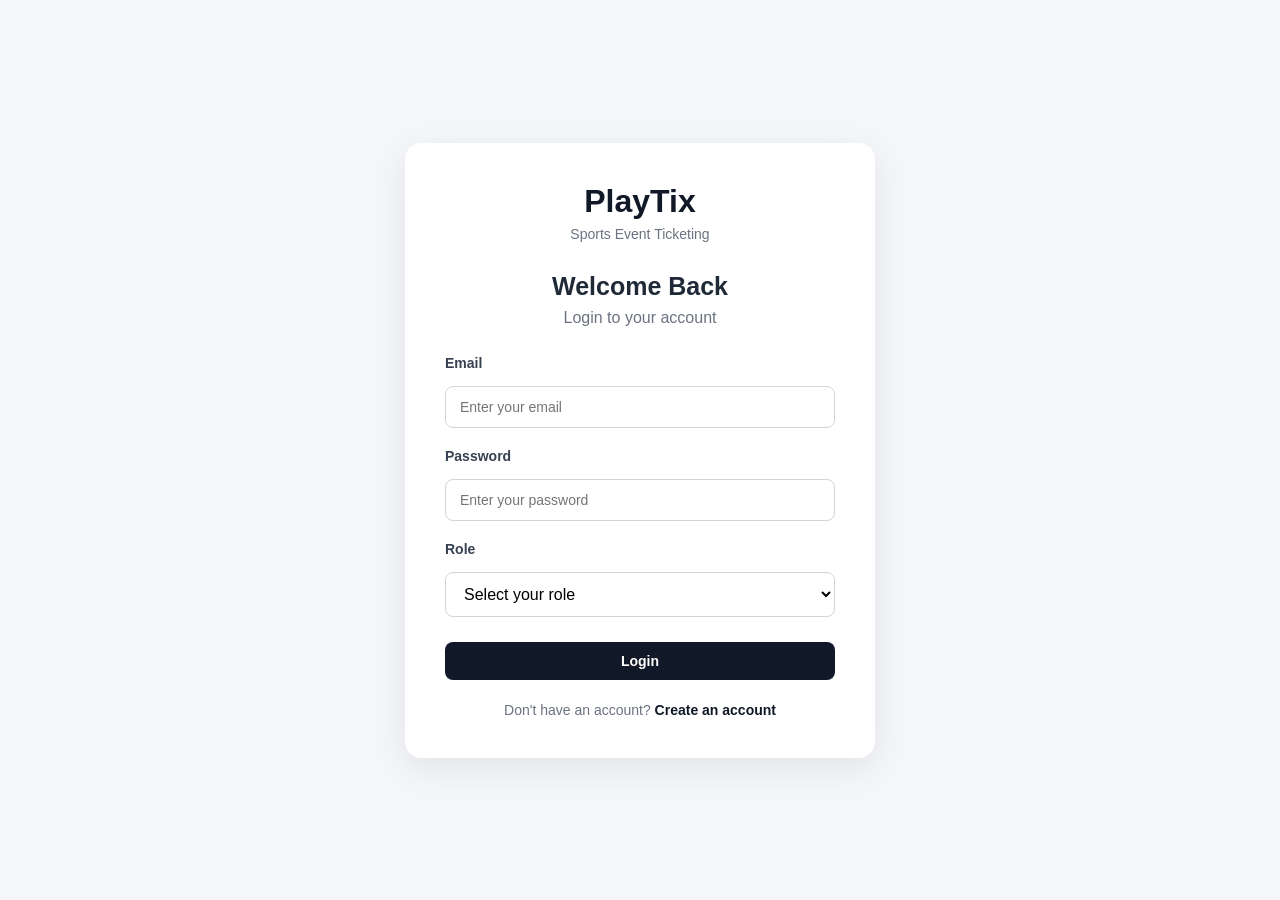
<file: frontend/reports.html>
<!DOCTYPE html>
<html lang="en">

<head>
    <meta charset="UTF-8">
    <meta name="viewport" content="width=device-width, initial-scale=1.0">

    <title>PlayTix | My Reports</title>

    <link rel="stylesheet" href="css/style.css">
</head>

<body>

<!-- ================= HEADER ================= -->

<header class="main-header">

    <div class="header-content">

        <a href="index.html" class="logo">
            PlayTix
        </a>

        <nav class="main-nav">

            <a href="index.html" class="nav-link">
                Home
            </a>

            <a href="profile.html" class="nav-link">
                Profile
            </a>

            <a href="reports.html" class="nav-link active">
                Reports
            </a>

        </nav>

    </div>

</header>


<!-- ================= MAIN ================= -->

<main class="page-container">

    <!-- Page Header -->

    <div class="page-header report-page-header">

        <div>

            <h1>My Reports</h1>

            <p>
                View your previous reports and their responses.
            </p>

        </div>

        <button
                id="addReportBtn"
                class="primary-btn add-report-btn"
        >
            + Add New Report
        </button>

    </div>


    <!-- ================= NEW REPORT FORM ================= -->

    <section
            id="newReportForm"
            class="new-report-card"
            style="display: none;"
    >

        <div class="form-header">

            <h2>Create New Report</h2>

            <button
                    type="button"
                    id="closeReportForm"
                    class="close-btn"
            >
                ×
            </button>

        </div>


        <form id="reportForm">

            <!-- Subject -->

            <div class="form-group">

                <label for="reportSubject">
                    Subject
                </label>

                <select
                        id="reportSubject"
                        name="subject"
                        required
                >
                    <option value="">Select subject</option>
                    <!-- Values must match backend ReportSubject enum exactly -->
                    <option value="PAYMENT_ISSUE">Payment Problem</option>
                    <option value="UNEXPECTED_CANCELLATION">Unexpected Cancellation</option>
                    <option value="CHANGE_MATCH_TIME">Match Time Changed</option>
                    <option value="SEAT_ISSUE">Seat Issue</option>
                    <option value="ETC">Other</option>
                </select>

            </div>


            <!-- Text -->

            <div class="form-group">

                <label for="reportText">
                    Report
                </label>

                <textarea
                        id="reportText"
                        name="text"
                        rows="6"
                        placeholder="Describe your problem..."
                        required
                ></textarea>

            </div>


            <button
                    type="submit"
                    class="primary-btn submit-report-btn"
            >
                Submit Report
            </button>

        </form>

    </section>


    <!-- ================= LOADING ================= -->

    <div id="reportsLoading" style="text-align: center; padding: 2rem;">
        Loading reports...
    </div>


    <!-- ================= REPORT LIST ================= -->

    <section id="reportsList" class="reports-list">

        <!-- Reports are generated by JavaScript -->

    </section>


    <!-- ================= NO REPORTS ================= -->

    <div id="noReports" class="no-search-results" style="display: none;">

        <h2>
            No Reports
        </h2>

        <p>
            You haven't submitted any reports yet.
        </p>

    </div>


</main>


<!-- ================= FOOTER ================= -->

<footer class="main-footer">

    <p>
        © 2026 PlayTix. All Rights Reserved.
    </p>

</footer>


<!-- ================= JAVASCRIPT ================= -->

<script src="js/reports.js"></script>

</body>

</html>
</file>
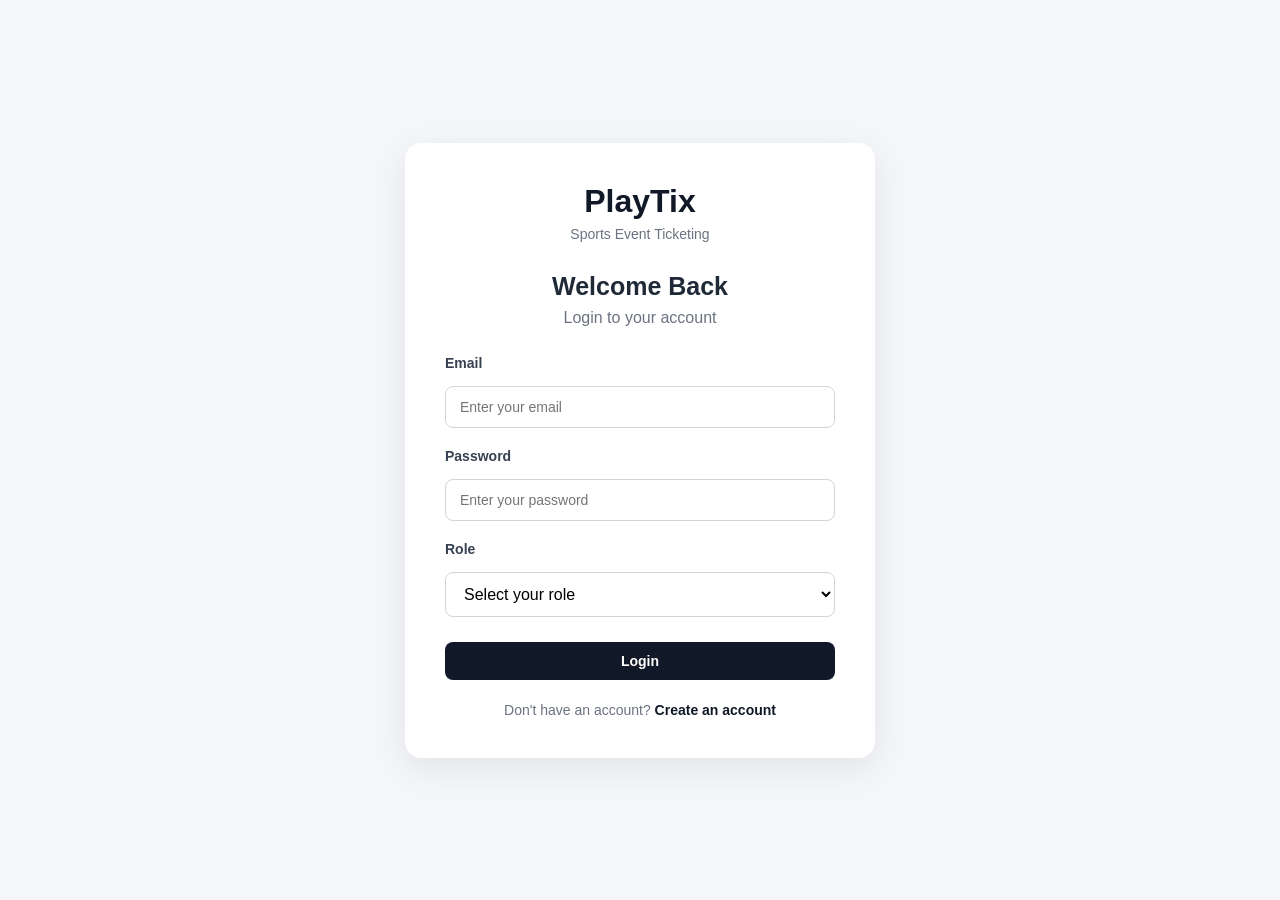
<file: frontend/reservations.html>
<!DOCTYPE html>

<html lang="en">

<head>

    <meta charset="UTF-8">

    <meta
            name="viewport"
            content="width=device-width, initial-scale=1.0"
    >

    <title>PlayTix | My Reservations</title>

    <link
            rel="stylesheet"
            href="css/style.css"
    >

</head>

<body>

<!-- ================= HEADER ================= -->

<header class="main-header">

    <div class="header-content">

        <a
                href="index.html"
                class="logo"
        >
            PlayTix
        </a>


        <nav class="main-nav">

            <a
                    href="index.html"
                    class="nav-link"
            >
                Home
            </a>

            <a
                    href="profile.html"
                    class="nav-link"
            >
                Profile
            </a>

            <a
                    href="reservations.html"
                    class="nav-link active"
            >
                Reservations
            </a>

            <a
                    href="tickets.html"
                    class="nav-link"
            >
                Tickets
            </a>

            <a
                    href="reports.html"
                    class="nav-link"
            >
                Reports
            </a>

        </nav>

    </div>

</header>



<!-- ================= MAIN ================= -->

<main class="page-container">


    <div class="page-header">

        <div>

            <h1>
                My Reservations
            </h1>

            <p>
                View your reserved tickets and complete your payments.
            </p>

        </div>

    </div>


    <!-- ================= LOADING ================= -->

    <div id="reservationsLoading" style="text-align: center; padding: 2rem;">
        Loading reservations...
    </div>


    <!-- ================= RESERVATIONS ================= -->

    <section
            id="reservationsList"
            class="ticket-list"
    >

        <!-- Reservations are generated by JavaScript -->

    </section>


    <!-- ================= EMPTY STATE ================= -->

    <div
            id="emptyReservations"
            class="no-search-results"
            style="display: none;"
    >

        <h2>
            No Reservations
        </h2>

        <p>
            You don't have any reserved tickets yet.
        </p>


        <a
                href="index.html"
                class="primary-btn"
        >
            Browse Tickets
        </a>

    </div>


</main>



<!-- ================= FOOTER ================= -->

<footer class="main-footer">

    <p>
        © 2026 PlayTix. All Rights Reserved.
    </p>

</footer>



<!-- ================= JAVASCRIPT ================= -->

<script src="js/reservations.js"></script>

</body>

</html>
</file>
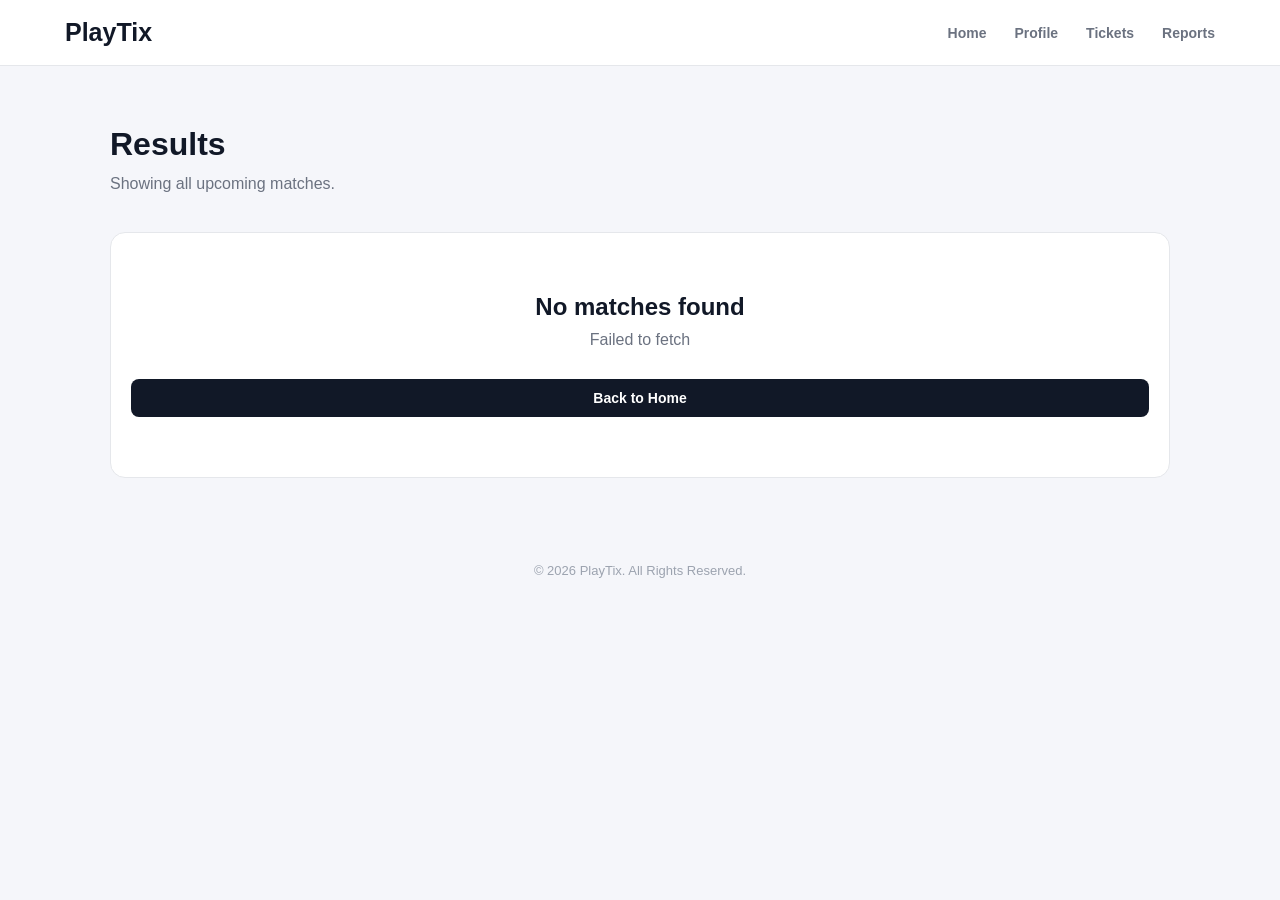
<file: frontend/results.html>
<!DOCTYPE html>
<html lang="en">
<head>
  <meta charset="UTF-8">
  <meta name="viewport" content="width=device-width, initial-scale=1.0">

  <title>PlayTix | Results</title>

  <link rel="stylesheet" href="css/style.css">

  <style>
    /* ================================
       SEAT SELECTION
    ================================= */

    .seat-selection {
      margin-top: 24px;
      padding: 20px;
      border-radius: 12px;
      background: var(--card-bg, #ffffff);
      border: 1px solid rgba(0, 0, 0, 0.08);
    }

    .seat-selection-header {
      display: flex;
      justify-content: space-between;
      align-items: center;
      gap: 16px;
      margin-bottom: 18px;
      flex-wrap: wrap;
    }

    .seat-selection-title {
      margin: 0;
      font-size: 1.15rem;
    }

    .seat-selection-subtitle {
      margin: 5px 0 0;
      opacity: 0.7;
      font-size: 0.9rem;
    }

    .seat-grid {
      display: grid;
      grid-template-columns: repeat(auto-fill, minmax(65px, 1fr));
      gap: 10px;
      margin-top: 18px;
    }

    .seat-button {
      min-height: 48px;
      border: 1px solid rgba(0, 0, 0, 0.12);
      border-radius: 8px;
      background: #f4f4f4;
      cursor: pointer;
      font-weight: 600;
      transition: 0.2s ease;
      padding: 7px 5px;
    }

    .seat-button:hover {
      transform: translateY(-1px);
      border-color: currentColor;
    }

    .seat-button.selected {
      background: #111;
      color: #fff;
      border-color: #111;
    }

    .seat-button:disabled {
      cursor: not-allowed;
      opacity: 0.5;
      transform: none;
    }

    .seat-number {
      display: block;
      font-size: 0.95rem;
    }

    .seat-details {
      display: block;
      margin-top: 3px;
      font-size: 0.7rem;
      opacity: 0.7;
      font-weight: normal;
    }

    .selected-seat-info {
      margin-top: 18px;
      padding: 14px;
      border-radius: 8px;
      background: rgba(0, 0, 0, 0.04);
      display: flex;
      justify-content: space-between;
      align-items: center;
      gap: 15px;
      flex-wrap: wrap;
    }

    .selected-seat-label {
      font-size: 0.85rem;
      opacity: 0.7;
    }

    .selected-seat-value {
      font-weight: 700;
      font-size: 1rem;
    }

    .seat-price {
      font-weight: 700;
    }

    .seat-message {
      margin-top: 14px;
      font-size: 0.9rem;
    }

    .seat-message.error {
      color: #b42318;
    }

    .seat-message.success {
      color: #087443;
    }

    .loading-seats {
      text-align: center;
      padding: 20px;
      opacity: 0.7;
    }

    .no-seats {
      padding: 18px;
      text-align: center;
      border-radius: 8px;
      background: rgba(0, 0, 0, 0.04);
      opacity: 0.75;
    }

    .match-card-actions {
      margin-top: 20px;
      display: flex;
      justify-content: flex-end;
      gap: 10px;
      flex-wrap: wrap;
    }

    .reserve-btn:disabled {
      opacity: 0.6;
      cursor: not-allowed;
    }

    @media (max-width: 600px) {
      .seat-grid {
        grid-template-columns: repeat(3, 1fr);
      }
    }
  </style>
</head>

<body>

<!-- ================= HEADER ================= -->

<header class="main-header">
  <div class="header-content">

    <a href="index.html" class="logo">
      PlayTix
    </a>

    <nav class="main-nav">
      <a href="index.html" class="nav-link">Home</a>
      <a href="profile.html" class="nav-link">Profile</a>
      <a href="tickets.html" class="nav-link">Tickets</a>
      <a href="reports.html" class="nav-link">Reports</a>
    </nav>

  </div>
</header>


<!-- ================= MAIN ================= -->

<main class="page-container">

  <!-- ================= SEARCH HEADER ================= -->

  <div class="page-header">

    <div>

      <h1>Results</h1>

      <p id="searchDescription">
        Loading...
      </p>

    </div>

  </div>


  <!-- ================= RESULTS ================= -->

  <section
    id="searchResults"
    class="ticket-list"
  >
    <!-- Match cards are generated dynamically -->
  </section>


  <!-- ================= NO RESULTS ================= -->

  <div
    id="noResults"
    class="no-search-results"
    style="display: none;"
  >

    <h2>No matches found</h2>

    <p>
      We couldn't find any matches for your search.
    </p>

    <a
      href="index.html"
      class="primary-btn"
    >
      Back to Home
    </a>

  </div>

</main>


<!-- ================= FOOTER ================= -->

<footer class="main-footer">

  <p>
    © 2026 PlayTix. All Rights Reserved.
  </p>

</footer>


<!-- ================= JAVASCRIPT ================= -->

<script src="js/results.js"></script>

</body>
</html>
</file>
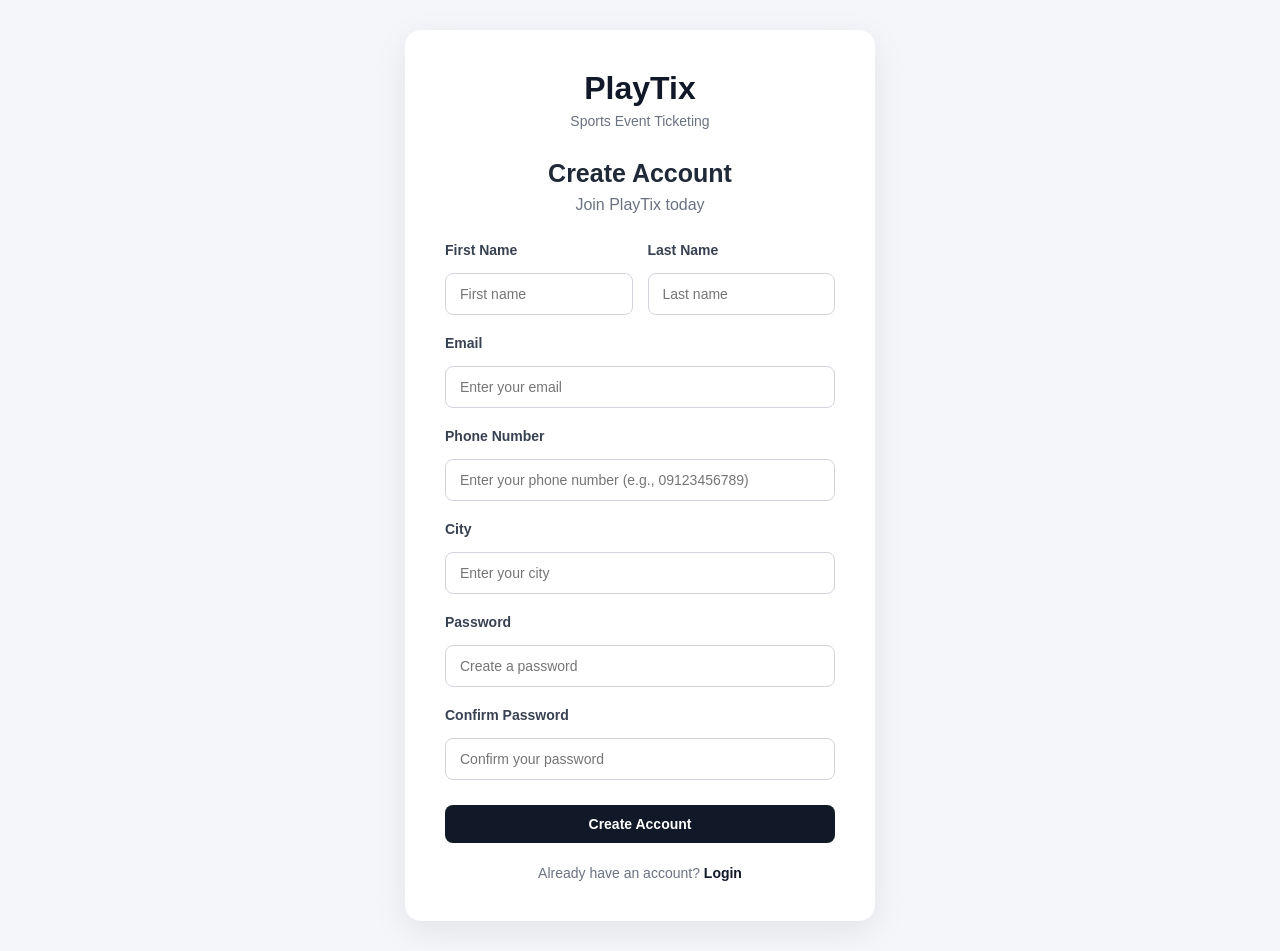
<file: frontend/signup.html>
<!DOCTYPE html>
<html lang="en">
<head>
  <meta charset="UTF-8">
  <meta name="viewport" content="width=device-width, initial-scale=1.0">
  <title>PlayTix - Sign Up</title>
  <link rel="stylesheet" href="css/style.css">
</head>

<body class="auth-page">

<main class="auth-container">

  <div class="auth-card">

    <div class="brand">
      <h1>PlayTix</h1>
      <p>Sports Event Ticketing</p>
    </div>

    <h2>Create Account</h2>
    <p class="auth-subtitle">Join PlayTix today</p>

    <form id="signupForm">

      <div class="form-row">

        <div class="form-group">
          <label for="firstName">First Name</label>
          <input
                  type="text"
                  id="firstName"
                  name="firstName"
                  placeholder="First name"
                  required
          >
        </div>

        <div class="form-group">
          <label for="lastName">Last Name</label>
          <input
                  type="text"
                  id="lastName"
                  name="lastName"
                  placeholder="Last name"
                  required
          >
        </div>

      </div>

      <div class="form-group">
        <label for="email">Email</label>
        <input
                type="email"
                id="email"
                name="email"
                placeholder="Enter your email"
                required
        >
      </div>

      <div class="form-group">
        <label for="phoneNumber">Phone Number</label>
        <input
                type="tel"
                id="phoneNumber"
                name="phoneNumber"
                placeholder="Enter your phone number (e.g., 09123456789)"
                required
        >
      </div>

      <div class="form-group">
        <label for="city">City</label>
        <input
                type="text"
                id="city"
                name="city"
                placeholder="Enter your city"
                required
        >
      </div>

      <div class="form-group">
        <label for="password">Password</label>
        <input
                type="password"
                id="password"
                name="password"
                placeholder="Create a password"
                required
        >
      </div>

      <div class="form-group">
        <label for="confirmPassword">Confirm Password</label>
        <input
                type="password"
                id="confirmPassword"
                name="confirmPassword"
                placeholder="Confirm your password"
                required
        >
      </div>

      <button
              type="submit"
              class="primary-btn"
              id="signupButton"
      >
        Create Account
      </button>

    </form>

    <p id="signupMessage"></p>

    <p class="auth-switch">
      Already have an account?
      <a href="login.html">Login</a>
    </p>

  </div>

</main>

<script src="js/signup.js"></script>

</body>
</html>
</file>
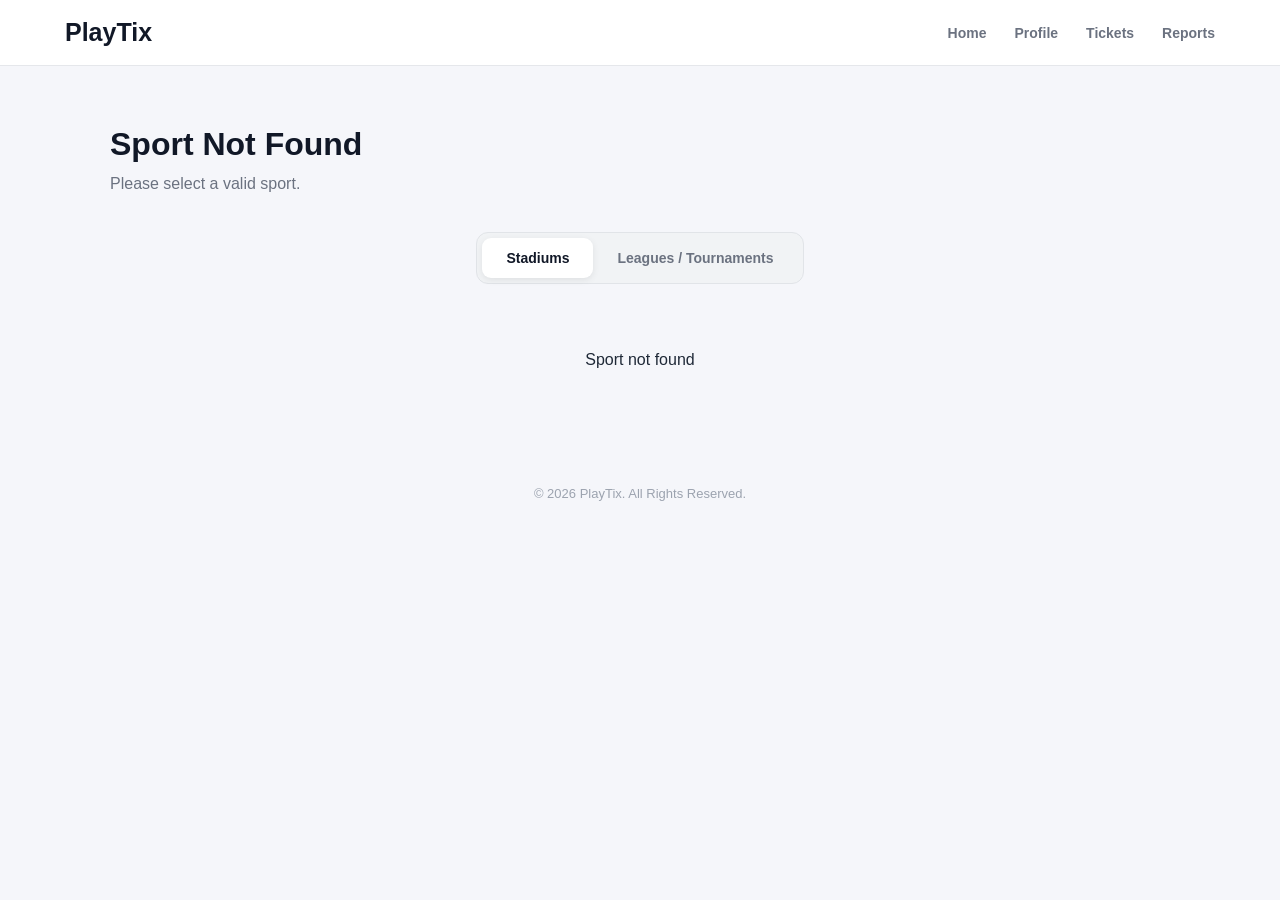
<file: frontend/sports.html>
<!DOCTYPE html>
<html lang="en">
<head>
    <meta charset="UTF-8">

    <meta
            name="viewport"
            content="width=device-width, initial-scale=1.0"
    >

    <title>PlayTix | Sport</title>

    <link
            rel="stylesheet"
            href="css/style.css"
    >

</head>
<body>
<!-- ================= HEADER ================= -->

<header class="main-header">

    <div class="header-content">

        <a
                href="index.html"
                class="logo"
        >
            PlayTix
        </a>


        <nav class="main-nav">

            <a
                    href="index.html"
                    class="nav-link"
            >
                Home
            </a>

            <a
                    href="profile.html"
                    class="nav-link"
            >
                Profile
            </a>

            <a
                    href="tickets.html"
                    class="nav-link"
            >
                Tickets
            </a>

            <a
                    href="reports.html"
                    class="nav-link"
            >
                Reports
            </a>

        </nav>

    </div>

</header>



<!-- ================= MAIN ================= -->

<main class="page-container">


    <!-- ================= PAGE TITLE ================= -->

    <div class="page-header">

        <div>

            <h1 id="sportTitle">
                Loading...
            </h1>

            <p id="sportDescription">
                Browse stadiums and leagues for this sport.
            </p>

        </div>

    </div>


    <!-- ================= TOGGLE ================= -->

    <div class="sport-toggle">

        <button
                type="button"
                class="sport-toggle-btn active"
                data-view="stadiums"
        >
            Stadiums
        </button>


        <button
                type="button"
                class="sport-toggle-btn"
                data-view="leagues"
        >
            Leagues / Tournaments
        </button>

    </div>


    <!-- ================= LOADING ================= -->

    <div id="sportLoading" style="text-align: center; padding: 2rem;">
        Loading...
    </div>


    <!-- =====================================================
         STADIUMS
    ====================================================== -->

    <section
            id="stadiumsView"
            class="sport-items-view active"
    >

        <div id="stadiumsGrid" class="sport-items-grid">

            <!-- Stadiums are generated by JavaScript -->

        </div>

    </section>



    <!-- =====================================================
         LEAGUES / TOURNAMENTS
    ====================================================== -->

    <section
            id="leaguesView"
            class="sport-items-view"
    >

        <div id="leaguesGrid" class="sport-items-grid">

            <!-- Leagues are generated by JavaScript -->

        </div>

    </section>



    <!-- ================= NO RESULTS ================= -->

    <div
            id="noItems"
            class="no-search-results"
            style="display: none;"
    >

        <h2>
            Nothing found
        </h2>

        <p>
            There are currently no available stadiums or leagues.
        </p>

    </div>


</main>



<!-- ================= FOOTER ================= -->

<footer class="main-footer">

    <p>
        © 2026 PlayTix. All Rights Reserved.
    </p>

</footer>



<!-- ================= JAVASCRIPT ================= -->

<script src="js/sports.js"></script>

</body>
</html>
</file>
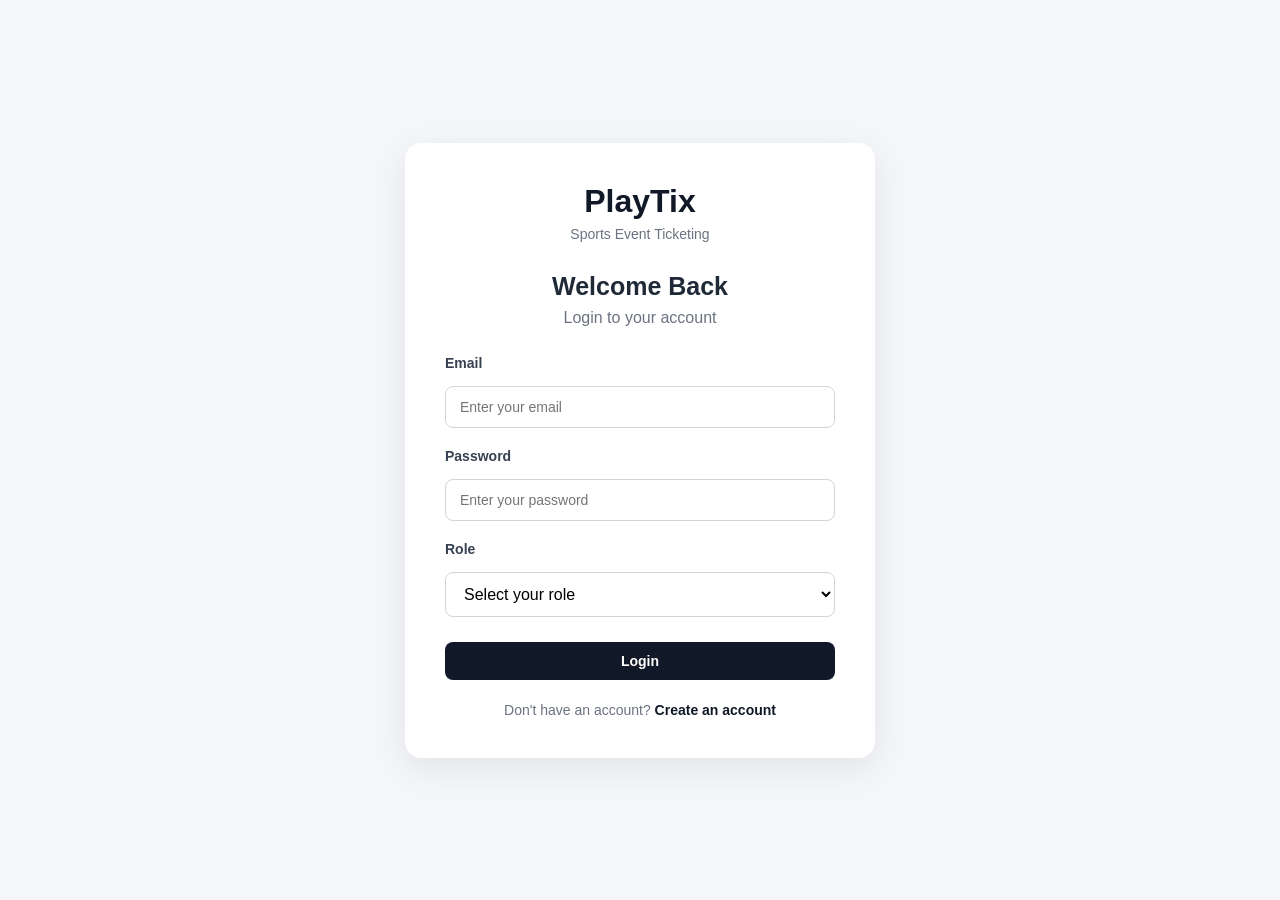
<file: frontend/tickets.html>
<!DOCTYPE html>

<html lang="en">

<head>

    <meta charset="UTF-8">

    <meta
            name="viewport"
            content="width=device-width, initial-scale=1.0"
    >

    <title>PlayTix | My Tickets</title>

    <link
            rel="stylesheet"
            href="css/style.css"
    >

</head>

<body>

<!-- ================= HEADER ================= -->

<header class="main-header">

    <div class="header-content">

        <a
                href="index.html"
                class="logo"
        >
            PlayTix
        </a>


        <nav class="main-nav">

            <a
                    href="index.html"
                    class="nav-link"
            >
                Home
            </a>

            <a
                    href="profile.html"
                    class="nav-link"
            >
                Profile
            </a>

            <a
                    href="tickets.html"
                    class="nav-link active"
            >
                Tickets
            </a>

            <a
                    href="reports.html"
                    class="nav-link"
            >
                Reports
            </a>

        </nav>

    </div>

</header>



<!-- ================= MAIN ================= -->

<main class="page-container">


    <div class="page-header">

        <div>

            <h1>
                My Tickets
            </h1>

            <p>
                View and manage all your tickets.
            </p>

        </div>

    </div>


    <!-- ================= LOADING ================= -->

    <div id="ticketsLoading" style="text-align: center; padding: 2rem;">
        Loading tickets...
    </div>


    <!-- ================= TICKET LIST ================= -->

    <section id="ticketsList" class="ticket-list">

        <!-- Tickets are generated by JavaScript -->

    </section>


    <!-- ================= NO TICKETS ================= -->

    <div id="noTickets" class="no-search-results" style="display: none;">

        <h2>
            No Tickets
        </h2>

        <p>
            You haven't purchased any tickets yet.
        </p>

        <a
                href="index.html"
                class="primary-btn"
        >
            Browse Matches
        </a>

    </div>

</main>



<!-- ================= FOOTER ================= -->

<footer class="main-footer">

    <p>
        © 2026 PlayTix. All Rights Reserved.
    </p>

</footer>



<!-- ================= JAVASCRIPT ================= -->

<script src="js/tickets.js"></script>

</body>

</html>
</file>
<file: frontend/css/style.css>
/* =========================
   RESET
========================= */

* {
    margin: 0;
    padding: 0;
    box-sizing: border-box;
}

body {
    font-family: Arial, Helvetica, sans-serif;
    background-color: #f5f6fa;
    color: #1f2937;
}

a {
    text-decoration: none;
    color: inherit;
}

button,
input,
select {
    font: inherit;
}


/* =========================
   AUTH PAGES
========================= */

.auth-page {
    min-height: 100vh;
    display: flex;
    justify-content: center;
    align-items: center;
    padding: 30px;
    background: #f5f6fa;
}

.auth-container {
    width: 100%;
    max-width: 470px;
}

.auth-card {
    background: white;
    padding: 40px;
    border-radius: 16px;
    box-shadow: 0 10px 35px rgba(0, 0, 0, 0.08);
}

.brand {
    text-align: center;
    margin-bottom: 30px;
}

.brand h1 {
    font-size: 32px;
    color: #111827;
    margin-bottom: 6px;
}

.brand p {
    color: #6b7280;
    font-size: 14px;
}

.auth-card h2 {
    text-align: center;
    font-size: 25px;
    margin-bottom: 8px;
}

.auth-subtitle {
    text-align: center;
    color: #6b7280;
    margin-bottom: 28px;
}

.form-group {
    margin-bottom: 18px;
}

.form-group label {
    display: block;
    margin-bottom: 7px;
    font-weight: 600;
    font-size: 14px;
}

.form-group input,
.form-group select {
    width: 100%;
    padding: 12px 14px;
    border: 1px solid #d1d5db;
    border-radius: 8px;
    outline: none;
    background: white;
    transition: border-color 0.2s;
}

.form-group input:focus,
.form-group select:focus {
    border-color: #111827;
}

.form-row {
    display: grid;
    grid-template-columns: 1fr 1fr;
    gap: 15px;
}

.primary-btn {
    width: 100%;
    padding: 13px;
    margin-top: 5px;
    border: none;
    border-radius: 8px;
    background: #111827;
    color: white;
    font-weight: 600;
    cursor: pointer;
    transition: 0.2s;
}

.primary-btn:hover {
    background: #374151;
}

.auth-switch {
    text-align: center;
    margin-top: 22px;
    color: #6b7280;
    font-size: 14px;
}

.auth-switch a {
    color: #111827;
    font-weight: 600;
}


/* =========================
   HEADER
========================= */

.main-header {
    background: white;
    border-bottom: 1px solid #e5e7eb;
}

.header-content {
    max-width: 1200px;
    margin: 0 auto;
    padding: 18px 25px;

    display: flex;
    align-items: center;
    justify-content: space-between;
}

.logo {
    font-size: 25px;
    font-weight: 800;
    color: #111827;
}

.main-nav {
    display: flex;
    gap: 28px;
}

.nav-link {
    color: #6b7280;
    font-size: 14px;
    font-weight: 600;
}

.nav-link:hover,
.nav-link.active {
    color: #111827;
}

.profile-link {
    display: flex;
    align-items: center;
    gap: 8px;

    font-size: 14px;
    font-weight: 600;

    color: #374151;
}

.profile-icon {
    width: 34px;
    height: 34px;

    display: flex;
    justify-content: center;
    align-items: center;

    border-radius: 50%;
    background: #f3f4f6;
}


/* =========================
   HOME
========================= */

.home-container {
    max-width: 1200px;
    margin: 0 auto;
    padding: 60px 25px;
}

.hero-section {
    text-align: center;
    padding: 50px 20px 65px;
}

.hero-section h1 {
    font-size: 42px;
    color: #111827;
    margin-bottom: 15px;
}

.hero-section p {
    color: #6b7280;
    margin-bottom: 30px;
}


/* =========================
   SEARCH
========================= */

.search-bar {
    max-width: 700px;
    margin: 0 auto;

    display: flex;

    background: white;
    border: 1px solid #d1d5db;
    border-radius: 10px;

    padding: 5px;

    box-shadow: 0 5px 20px rgba(0, 0, 0, 0.05);
}

.search-bar input {
    flex: 1;

    border: none;
    outline: none;

    padding: 13px 15px;

    background: transparent;
}

.search-bar button {
    border: none;
    border-radius: 7px;

    padding: 0 25px;

    background: #111827;
    color: white;

    font-weight: 600;

    cursor: pointer;
}

.search-bar button:hover {
    background: #374151;
}


/* =========================
   SPORTS
========================= */

.sports-section {
    margin-top: 20px;
}

.section-heading {
    text-align: center;
    margin-bottom: 30px;
}

.section-heading h2 {
    font-size: 27px;
    margin-bottom: 8px;
}

.section-heading p {
    color: #6b7280;
}

.sports-grid {
    display: grid;
    grid-template-columns: repeat(3, 1fr);
    gap: 25px;
}

.sport-card {
    background: white;
    border: 1px solid #e5e7eb;
    border-radius: 14px;

    padding: 35px 25px;

    text-align: center;

    transition:
            transform 0.2s,
            box-shadow 0.2s,
            border-color 0.2s;
}

.sport-card:hover {
    transform: translateY(-5px);

    border-color: #d1d5db;

    box-shadow: 0 12px 30px rgba(0, 0, 0, 0.08);
}

.sport-icon {
    font-size: 55px;
    margin-bottom: 20px;
}

.sport-card h3 {
    font-size: 21px;
    margin-bottom: 10px;
}

.sport-card p {
    color: #6b7280;
    font-size: 14px;
    line-height: 1.6;
}


/* =========================
   FOOTER
========================= */

.main-footer {
    text-align: center;
    padding: 25px;

    color: #9ca3af;
    font-size: 13px;
}


/* =========================
   RESPONSIVE
========================= */

@media (max-width: 768px) {

    .header-content {
        flex-wrap: wrap;
        gap: 15px;
    }

    .main-nav {
        order: 3;
        width: 100%;
        justify-content: center;
    }

    .hero-section h1 {
        font-size: 32px;
    }

    .sports-grid {
        grid-template-columns: 1fr;
    }

    .form-row {
        grid-template-columns: 1fr;
        gap: 0;
    }

}

@media (max-width: 500px) {

    .auth-card {
        padding: 25px;
    }

    .auth-page {
        padding: 15px;
    }

    .search-bar {
        flex-direction: column;
        gap: 5px;
        border: none;
        box-shadow: none;
        background: transparent;
    }

    .search-bar input {
        background: white;
        border: 1px solid #d1d5db;
        border-radius: 8px;
    }

    .search-bar button {
        padding: 12px;
    }

}

/* ==========================================================
   PROFILE PAGE
========================================================== */

.profile-container {
    max-width: 900px;
    margin: 40px auto;
    padding: 20px;
}

/* Wallet */

.wallet-card {
    background: #111827;
    color: white;
    border-radius: 15px;
    padding: 30px;
    text-align: center;
    margin-bottom: 35px;
    box-shadow: 0 8px 20px rgba(0,0,0,.15);
}

.wallet-card h3 {
    font-size: 18px;
    margin-bottom: 10px;
    font-weight: 500;
}

.wallet-card h1 {
    font-size: 40px;
    font-weight: bold;
}

/* Profile */

.profile-card {
    background: white;
    padding: 35px;
    border-radius: 15px;
    text-align: center;
    margin-bottom: 30px;
    box-shadow: 0 8px 20px rgba(0,0,0,.08);
}

.profile-image {
    margin-bottom: 20px;
}

.profile-image img {
    width: 140px;
    height: 140px;
    object-fit: cover;
    border-radius: 50%;
    border: 5px solid #e5e7eb;
}

.profile-card h2 {
    margin-bottom: 18px;
    color: #111827;
}

/* Edit Button */

.edit-btn {
    padding: 10px 25px;
    border: none;
    border-radius: 8px;
    background: #111827;
    color: white;
    cursor: pointer;
    transition: .2s;
}

.edit-btn:hover {
    background: #374151;
}

/* User Information */

.info-card {
    background: white;
    border-radius: 15px;
    padding: 30px;
    margin-bottom: 35px;
    box-shadow: 0 8px 20px rgba(0,0,0,.08);
}

.info-card h3 {
    text-align: center;
    margin-bottom: 25px;
    color: #111827;
}

.info-row {
    display: flex;
    justify-content: space-between;
    align-items: center;

    padding: 15px 0;

    border-bottom: 1px solid #e5e7eb;
}

.info-row:last-child {
    border-bottom: none;
}

.label {
    font-weight: bold;
    color: #374151;
}

/* Menu */

.menu-grid {
    display: grid;
    grid-template-columns: repeat(2,1fr);
    gap: 25px;

    margin-bottom: 35px;
}

.menu-card {
    background: white;

    border-radius: 15px;

    padding: 35px;

    text-align: center;

    border: 1px solid #e5e7eb;

    transition: .25s;
}

.menu-card:hover {
    transform: translateY(-5px);

    box-shadow: 0 12px 30px rgba(0,0,0,.08);

    border-color: #d1d5db;
}

.menu-icon {
    font-size: 55px;
    margin-bottom: 15px;
}

.menu-card h3 {
    color: #111827;
    margin-bottom: 10px;
}

.menu-card p {
    color: #6b7280;
    font-size: 14px;
    line-height: 1.6;
}

/* Logout */

.logout-section {
    text-align: center;
    margin-bottom: 50px;
}

.logout-btn {
    background: #dc2626;
    color: white;

    border: none;

    border-radius: 8px;

    padding: 12px 40px;

    cursor: pointer;

    font-weight: bold;

    transition: .2s;
}

.logout-btn:hover {
    background: #b91c1c;
}

/* ==========================================================
   RESPONSIVE PROFILE
========================================================== */

@media (max-width:768px){

    .profile-container{
        padding:15px;
    }

    .menu-grid{
        grid-template-columns:1fr;
    }

    .info-row{
        flex-direction:column;
        align-items:flex-start;
        gap:6px;
    }

    .wallet-card h1{
        font-size:30px;
    }

    .profile-image img{
        width:110px;
        height:110px;
    }

}

/* ==========================================================
   TICKETS & REPORTS PAGES
========================================================== */


/* ================= PAGE CONTAINER ================= */

.page-container {
    max-width: 1100px;
    margin: 40px auto;
    padding: 20px;
}


/* ================= PAGE HEADER ================= */

.page-header {
    display: flex;
    justify-content: space-between;
    align-items: center;

    gap: 25px;

    margin-bottom: 35px;
}

.page-header h1 {
    margin-bottom: 8px;

    color: #111827;

    font-size: 32px;
}

.page-header p {
    color: #6b7280;

    margin: 0;

    line-height: 1.6;
}


/* ================= TICKET LIST ================= */

.ticket-list {
    display: flex;
    flex-direction: column;

    gap: 25px;
}


/* ================= TICKET CARD ================= */

.ticket-card {
    background: #ffffff;

    border-radius: 15px;

    padding: 28px;

    border: 1px solid #e5e7eb;

    box-shadow: 0 8px 20px rgba(0, 0, 0, 0.06);

    transition: 0.25s;
}

.ticket-card:hover {
    transform: translateY(-3px);

    box-shadow: 0 12px 28px rgba(0, 0, 0, 0.09);
}


/* ================= TICKET HEADER ================= */

.ticket-header {
    display: flex;

    justify-content: space-between;

    align-items: flex-start;

    gap: 20px;

    padding-bottom: 20px;

    border-bottom: 1px solid #e5e7eb;

    margin-bottom: 20px;
}

.ticket-header h2 {
    margin: 0 0 8px;

    color: #111827;

    font-size: 21px;
}

.ticket-id {
    margin: 0;

    color: #6b7280;

    font-size: 14px;
}


/* ================= TICKET USER ================= */

.ticket-user {
    display: flex;

    align-items: center;

    gap: 10px;

    margin-bottom: 20px;

    padding: 12px 15px;

    background: #f9fafb;

    border-radius: 8px;

    color: #374151;
}

.ticket-user strong {
    color: #111827;
}


/* ================= TICKET INFORMATION ================= */

.ticket-info {
    display: grid;

    grid-template-columns: repeat(2, 1fr);

    gap: 0 35px;

    margin-bottom: 25px;
}

.ticket-info-item {
    display: flex;

    justify-content: space-between;

    gap: 15px;

    padding: 13px 0;

    border-bottom: 1px solid #f0f0f0;

    color: #374151;

    font-size: 14px;
}

.info-label {
    font-weight: bold;

    color: #6b7280;
}


/* ================= TICKET FOOTER ================= */

.ticket-footer {
    display: flex;

    justify-content: space-between;

    align-items: center;

    gap: 20px;

    padding-top: 20px;

    border-top: 1px solid #e5e7eb;
}

.ticket-purchase-date {
    color: #6b7280;

    font-size: 13px;
}


/* ================= TICKET ACTIONS ================= */

.ticket-actions {
    display: flex;

    gap: 10px;

    align-items: center;
}


/* ================= STATUS BADGES ================= */

.status-badge {
    display: inline-flex;

    align-items: center;

    justify-content: center;

    padding: 6px 12px;

    border-radius: 20px;

    font-size: 12px;

    font-weight: bold;

    white-space: nowrap;
}

.status-active {
    background: #dcfce7;

    color: #166534;
}

.status-used {
    background: #e5e7eb;

    color: #374151;
}

.status-cancelled {
    background: #fee2e2;

    color: #991b1b;
}

.status-pending {
    background: #fef3c7;

    color: #92400e;
}

.status-resolved {
    background: #dcfce7;

    color: #166534;
}


/* ================= BUTTONS ================= */

.primary-btn {
    display: inline-flex;

    justify-content: center;

    align-items: center;

    border: none;

    border-radius: 8px;

    padding: 11px 20px;

    background: #111827;

    color: #ffffff;

    font-size: 14px;

    font-weight: bold;

    cursor: pointer;

    transition: 0.2s;
}

.primary-btn:hover {
    background: #374151;
}


/* ================= EDIT BUTTON ================= */

.ticket-actions .edit-btn {
    display: inline-flex;

    align-items: center;

    justify-content: center;

    padding: 9px 18px;

    border-radius: 8px;

    background: #111827;

    color: #ffffff;

    text-decoration: none;

    font-size: 13px;

    font-weight: bold;

    transition: 0.2s;
}

.ticket-actions .edit-btn:hover {
    background: #374151;
}


/* ================= CANCEL BUTTON ================= */

.ticket-actions .cancel-btn,
.cancel-btn {
    display: inline-flex;

    align-items: center;

    justify-content: center;

    padding: 9px 18px;

    border-radius: 8px;

    border: none;

    background: #dc2626;

    color: #ffffff;

    text-decoration: none;

    font-size: 13px;

    font-weight: bold;

    cursor: pointer;

    transition: 0.2s;
}

.ticket-actions .cancel-btn:hover,
.cancel-btn:hover {
    background: #b91c1c;
}


/* Disabled cancel */

.cancel-btn.disabled {
    background: #d1d5db;

    color: #6b7280;

    cursor: not-allowed;

    pointer-events: none;
}


/* ==========================================================
   REPORTS
========================================================== */


/* ================= REPORT LIST ================= */

.reports-list {
    display: flex;

    flex-direction: column;

    gap: 25px;
}


/* ================= REPORT CARD ================= */

.report-card {
    background: #ffffff;

    border-radius: 15px;

    padding: 28px;

    border: 1px solid #e5e7eb;

    box-shadow: 0 8px 20px rgba(0, 0, 0, 0.06);

    transition: 0.25s;
}

.report-card:hover {
    transform: translateY(-3px);

    box-shadow: 0 12px 28px rgba(0, 0, 0, 0.09);
}


/* ================= REPORT HEADER ================= */

.report-card-header {
    display: flex;

    justify-content: space-between;

    align-items: flex-start;

    gap: 20px;

    padding-bottom: 20px;

    margin-bottom: 20px;

    border-bottom: 1px solid #e5e7eb;
}

.report-card-header h2 {
    margin: 0 0 8px;

    color: #111827;

    font-size: 21px;
}

.report-date {
    color: #6b7280;

    font-size: 13px;
}


/* ================= REPORT USER ================= */

.report-user {
    display: flex;

    align-items: center;

    gap: 10px;

    padding: 12px 15px;

    margin-bottom: 22px;

    border-radius: 8px;

    background: #f9fafb;

    color: #374151;
}

.report-user strong {
    color: #111827;
}


/* ================= REPORT CONTENT ================= */

.report-content {
    display: flex;

    flex-direction: column;

    gap: 20px;
}

.report-field {
    display: flex;

    flex-direction: column;

    gap: 8px;
}

.report-label {
    font-size: 13px;

    font-weight: bold;

    color: #6b7280;
}

.report-field p {
    margin: 0;

    color: #374151;

    line-height: 1.7;

    font-size: 14px;
}

.no-response {
    color: #9ca3af !important;

    font-style: italic;
}


/* ================= NEW REPORT ================= */

.new-report-card {
    background: #ffffff;

    border-radius: 15px;

    padding: 30px;

    margin-bottom: 30px;

    border: 1px solid #e5e7eb;

    box-shadow: 0 8px 20px rgba(0, 0, 0, 0.06);
}


/* ================= FORM HEADER ================= */

.form-header {
    display: flex;

    justify-content: space-between;

    align-items: center;

    margin-bottom: 25px;

    padding-bottom: 15px;

    border-bottom: 1px solid #e5e7eb;
}

.form-header h2 {
    margin: 0;

    color: #111827;

    font-size: 21px;
}


/* ================= CLOSE BUTTON ================= */

.close-btn {
    border: none;

    background: transparent;

    color: #6b7280;

    font-size: 28px;

    cursor: pointer;

    line-height: 1;

    transition: 0.2s;
}

.close-btn:hover {
    color: #111827;
}


/* ================= FORM GROUP ================= */

.form-group {
    display: flex;

    flex-direction: column;

    gap: 8px;

    margin-bottom: 20px;
}

.form-group label {
    color: #374151;

    font-size: 14px;

    font-weight: bold;
}


/* ================= INPUTS ================= */

.form-group input,
.form-group textarea {
    width: 100%;

    box-sizing: border-box;

    padding: 12px 14px;

    border: 1px solid #d1d5db;

    border-radius: 8px;

    background: #ffffff;

    color: #111827;

    font-family: inherit;

    font-size: 14px;

    outline: none;

    transition: 0.2s;
}

.form-group input:focus,
.form-group textarea:focus {
    border-color: #111827;

    box-shadow: 0 0 0 3px rgba(17, 24, 39, 0.08);
}

.form-group textarea {
    resize: vertical;

    min-height: 130px;
}


/* Automatically generated date */

#reportTime {
    background: #f3f4f6;

    color: #6b7280;

    cursor: not-allowed;
}


/* ================= REPORT ACTIONS ================= */

.report-actions {
    display: flex;

    justify-content: flex-end;

    gap: 10px;

    padding-top: 20px;

    margin-top: 25px;

    border-top: 1px solid #e5e7eb;
}


/* ================= ADMIN RESPONSE ================= */

.admin-response {
    width: 100%;

    box-sizing: border-box;

    padding: 13px 14px;

    border: 1px solid #d1d5db;

    border-radius: 8px;

    resize: vertical;

    min-height: 120px;

    background: #ffffff;

    color: #111827;

    font-family: inherit;

    font-size: 14px;

    line-height: 1.6;

    outline: none;

    transition: 0.2s;
}

.admin-response:focus {
    border-color: #111827;

    box-shadow: 0 0 0 3px rgba(17, 24, 39, 0.08);
}


/* ================= SAVE RESPONSE ================= */

.save-response-btn {
    min-width: 150px;
}


/* ================= ADMIN STATUS ================= */

.status-select {
    padding: 7px 12px;

    border-radius: 20px;

    border: 1px solid #d1d5db;

    background: #fef3c7;

    color: #92400e;

    font-size: 12px;

    font-weight: bold;

    cursor: pointer;

    outline: none;
}

.status-select:focus {
    border-color: #111827;
}


/* ==========================================================
   RESPONSIVE
========================================================== */

@media (max-width: 768px) {

    .page-container {
        margin: 25px auto;

        padding: 15px;
    }


    .page-header {
        flex-direction: column;

        align-items: flex-start;
    }


    .page-header h1 {
        font-size: 27px;
    }


    .ticket-card,
    .report-card,
    .new-report-card {
        padding: 20px;
    }


    .ticket-header,
    .ticket-footer,
    .report-card-header {
        flex-direction: column;

        align-items: flex-start;
    }


    .ticket-info {
        grid-template-columns: 1fr;
    }


    .ticket-actions {
        width: 100%;
    }


    .ticket-actions .edit-btn,
    .ticket-actions .cancel-btn {
        flex: 1;
    }


    .report-actions {
        justify-content: stretch;
    }


    .save-response-btn {
        width: 100%;
    }


    .add-report-btn {
        width: 100%;
    }

}

/* ==========================================================
SEARCH RESULTS
========================================================== */

/* ================= STADIUM FACILITIES ================= */
.stadium-facilities {
    display: flex;
    flex-direction: column;
    gap: 12px;
    padding: 18px;
    margin-bottom: 25px;
    background: #f9fafb;
    border-radius: 10px;
    border: 1px solid #e5e7eb;
}

.facility-list {
    display: flex;
    flex-wrap: wrap;
    gap: 8px;
}

.facility-tag {
    display: inline-flex;
    align-items: center;
    padding: 6px 11px;
    border-radius: 20px;
    background: #ffffff;
    border: 1px solid #d1d5db;
    color: #374151;
    font-size: 12px;
}

/* ================= BOOKING SECTION ================= */
.ticket-booking-section {
    display: grid;
    grid-template-columns: 1fr auto auto;
    align-items: end;
    gap: 20px;
    padding-top: 25px;
    border-top: 1px solid #e5e7eb;
}

.ticket-booking-section .form-group {
    margin: 0;
}

.selected-ticket-price {
    display: flex;
    flex-direction: column;
    gap: 8px;
    min-width: 150px;
}

.selected-ticket-price strong {
    color: #111827;
    font-size: 18px;
}

.reserve-btn {
    min-width: 120px;
    height: 44px;
}

.reserve-btn.disabled,
.reserve-btn:disabled {
    background: #d1d5db;
    color: #6b7280;
    cursor: not-allowed;
    pointer-events: none;
}

/* ================= NO RESULTS ================= */
.no-search-results {
    text-align: center;
    padding: 60px 20px;
    background: #ffffff;
    border: 1px solid #e5e7eb;
    border-radius: 15px;
}

.no-search-results h2 {
    margin-bottom: 10px;
    color: #111827;
}

.no-search-results p {
    margin-bottom: 25px;
    color: #6b7280;
}

/* ================= RESPONSIVE ================= */
@media (max-width: 768px) {
    .ticket-booking-section {
        grid-template-columns: 1fr;
        align-items: stretch;
    }

    .selected-ticket-price {
        min-width: 0;
    }

    .reserve-btn {
        width: 100%;
    }
}

/* ==========================================================
SPORT PAGE
========================================================== */

/* ================= TOGGLE ================= */

.sport-toggle {
    display: flex;
    width: fit-content;
    margin: 0 auto 35px;
    padding: 5px;
    background: #f1f3f5;
    border-radius: 12px;
    border: 1px solid #e1e4e8;
}

.sport-toggle-btn {
    border: none;
    background: transparent;
    padding: 12px 24px;
    border-radius: 9px;
    font-size: 14px;
    font-weight: 600;
    cursor: pointer;
    color: #6b7280;
    transition: 0.2s ease;
}

.sport-toggle-btn:hover {
    color: #111827;
}

.sport-toggle-btn.active {
    background: #ffffff;
    color: #111827;
    box-shadow: 0 2px 7px rgba(0, 0, 0, 0.08);
}

/* ================= VIEWS ================= */

.sport-items-view {
    display: none;
}

.sport-items-view.active {
    display: block;
}

/* ================= GRID ================= */

.sport-items-grid {
    display: grid;
    grid-template-columns: repeat(auto-fit, minmax(280px, 1fr));
    gap: 20px;
}

/* ================= ITEM CARD ================= */

.sport-item-card {
    display: flex;
    align-items: center;
    gap: 20px;
    padding: 24px;
    background: #ffffff;
    border: 1px solid #e5e7eb;
    border-radius: 16px;
    text-decoration: none;
    color: inherit;
    transition: transform 0.2s ease, box-shadow 0.2s ease, border-color 0.2s ease;
}

.sport-item-card:hover {
    transform: translateY(-3px);
    border-color: #cbd5e1;
    box-shadow: 0 8px 25px rgba(0, 0, 0, 0.08);
}

/* ================= ICON ================= */

.sport-item-icon {
    display: flex;
    align-items: center;
    justify-content: center;
    min-width: 60px;
    width: 60px;
    height: 60px;
    background: #f5f6f8;
    border-radius: 14px;
    font-size: 28px;
}

/* ================= CONTENT ================= */

.sport-item-content {
    display: flex;
    flex-direction: column;
    gap: 6px;
}

.sport-item-content h2 {
    margin: 0;
    font-size: 18px;
    color: #111827;
}

.sport-item-content p {
    margin: 0;
    font-size: 13px;
    color: #6b7280;
}

.item-link {
    margin-top: 7px;
    font-size: 13px;
    font-weight: 600;
    color: #374151;
}

/* ================= MOBILE ================= */

@media (max-width: 600px) {
    .sport-toggle {
        width: 100%;
    }

    .sport-toggle-btn {
        flex: 1;
        padding: 11px 10px;
        font-size: 12px;
    }

    .sport-item-card {
        padding: 18px;
    }

    .sport-item-icon {
        min-width: 50px;
        width: 50px;
        height: 50px;
        font-size: 23px;
    }
}

/* ==========================================================
RESERVATIONS
========================================================== */

/* ================= PAYMENT STATUS ================= */

.status-paid {

    background: #dcfce7;

    color: #166534;

}

.status-pending {

    background: #fef3c7;

    color: #92400e;

}

.paid-label {

    font-size: 14px;

    font-weight: 600;

    color: #166534;

}

/* ==========================================================
PAYMENT PAGE
========================================================== */

.payment-page {

    max-width: 1000px;

    margin-left: auto;

    margin-right: auto;

}

.payment-container {

    display: grid;

    grid-template-columns:
    minmax(280px, 0.8fr)
    minmax(320px, 1.2fr);

    gap: 25px;

}

/* ================= SUMMARY ================= */

.payment-summary {

    padding: 25px;

    background: #ffffff;

    border: 1px solid #e5e7eb;

    border-radius: 16px;

    height: fit-content;

}

.payment-summary h2 {

    margin-top: 0;

    margin-bottom: 25px;

    font-size: 20px;

}

.payment-summary-item {

    display: flex;

    justify-content: space-between;

    gap: 20px;

    padding: 15px 0;

    border-bottom: 1px solid #e5e7eb;

}

.payment-summary-item span {

    color: #6b7280;

    font-size: 14px;

}

.payment-summary-item strong {

    text-align: right;

    font-size: 14px;

    color: #111827;

}

.payment-summary-total {

    display: flex;

    justify-content: space-between;

    align-items: center;

    margin-top: 20px;

    padding-top: 18px;

}

.payment-summary-total span {

    font-size: 16px;

    font-weight: 600;

}

.payment-summary-total strong {

    font-size: 21px;

}

/* ================= PAYMENT FORM ================= */

.payment-form-container {

    padding: 25px;

    background: #ffffff;

    border: 1px solid #e5e7eb;

    border-radius: 16px;

}

.payment-form-container h2 {

    margin-top: 0;

    margin-bottom: 25px;

    font-size: 20px;

}

.payment-form-container input {

    width: 100%;

    box-sizing: border-box;

}

.payment-row {

    display: grid;

    grid-template-columns: 1fr 1fr;

    gap: 15px;

}

.payment-submit-btn {

    width: 100%;

    margin-top: 10px;

    height: 46px;

}

/* ================= SUCCESS ================= */

.payment-success {

    text-align: center;

    padding: 30px 10px;

}

.success-icon {

    display: flex;

    align-items: center;

    justify-content: center;

    width: 65px;

    height: 65px;

    margin: 0 auto 20px;

    border-radius: 50%;

    background: #dcfce7;

    color: #166534;

    font-size: 32px;

    font-weight: 700;

}

.payment-success h2 {

    margin-bottom: 10px;

}

.payment-success p {

    margin-bottom: 25px;

    color: #6b7280;

}

/* ================= MOBILE ================= */

@media (max-width: 768px) {

    .payment-container {

    grid-template-columns: 1fr;

}


    .payment-row {

        grid-template-columns: 1fr;

    }

}

/* ==========================================================
ADMIN DASHBOARD
========================================================== */

/* ================= DASHBOARD ================= */

.admin-dashboard {

    max-width: 1100px;

    margin-left: auto;

    margin-right: auto;

}

/* ================= WELCOME ================= */

.admin-welcome {

    display: flex;

    justify-content: space-between;

    align-items: center;

    gap: 30px;

    padding: 30px;

    margin-bottom: 25px;

    background: #ffffff;

    border: 1px solid #e5e7eb;

    border-radius: 18px;

}

.admin-label {

    display: inline-block;

    margin-bottom: 8px;

    font-size: 11px;

    font-weight: 700;

    letter-spacing: 1px;

    color: #6b7280;

}

.admin-welcome h1 {

    margin: 0 0 8px;

    font-size: 28px;

    color: #111827;

}

.admin-welcome p {

    margin: 0;

    color: #6b7280;

    font-size: 14px;

}

.profile-btn {

    display: inline-flex;

    align-items: center;

    justify-content: center;

    padding: 11px 18px;

    border-radius: 9px;

    background: #111827;

    color: #ffffff;

    text-decoration: none;

    font-size: 13px;

    font-weight: 600;

    white-space: nowrap;

    transition: 0.2s ease;

}

.profile-btn:hover {

    opacity: 0.88;

}

/* ================= STATS ================= */

.admin-stats {

    display: grid;

    grid-template-columns:
    repeat(2, 1fr);

    gap: 20px;

    margin-bottom: 40px;

}

.admin-stat-card {

    display: flex;

    align-items: center;

    gap: 18px;

    padding: 22px;

    background: #ffffff;

    border: 1px solid #e5e7eb;

    border-radius: 15px;

}

.admin-stat-icon {

    display: flex;

    align-items: center;

    justify-content: center;

    width: 52px;

    height: 52px;

    border-radius: 12px;

    background: #f3f4f6;

    font-size: 24px;

}

.admin-stat-card span {

    display: block;

    margin-bottom: 5px;

    color: #6b7280;

    font-size: 13px;

}

.admin-stat-card strong {

    display: block;

    font-size: 23px;

    color: #111827;

}

/* ================= OPTIONS ================= */

.admin-options {

    margin-bottom: 30px;

}

.admin-options-grid {

    display: grid;

    grid-template-columns:
    repeat(2, 1fr);

    gap: 20px;

}

.admin-option-card {

    display: flex;

    align-items: flex-start;

    gap: 20px;

    padding: 25px;

    background: #ffffff;

    border: 1px solid #e5e7eb;

    border-radius: 16px;

    text-decoration: none;

    color: inherit;

    transition:
            transform 0.2s ease,
            box-shadow 0.2s ease,
            border-color 0.2s ease;

}

.admin-option-card:hover {

    transform: translateY(-3px);

    border-color: #cbd5e1;

    box-shadow:
            0 8px 25px
            rgba(0, 0, 0, 0.08);

}

.admin-option-icon {

    display: flex;

    align-items: center;

    justify-content: center;

    flex-shrink: 0;

    width: 58px;

    height: 58px;

    border-radius: 14px;

    background: #f3f4f6;

    font-size: 27px;

}

.admin-option-content h3 {

    margin: 0 0 8px;

    font-size: 18px;

    color: #111827;

}

.admin-option-content p {

    margin: 0 0 13px;

    color: #6b7280;

    font-size: 13px;

    line-height: 1.6;

}

.admin-option-content span {

    font-size: 13px;

    font-weight: 600;

    color: #374151;

}

/* ================= INFO ================= */

.admin-info-box {

    display: flex;

    align-items: flex-start;

    gap: 15px;

    padding: 20px;

    margin-top: 10px;

    background: #f8fafc;

    border: 1px solid #e5e7eb;

    border-radius: 14px;

}

.admin-info-icon {

    font-size: 20px;

}

.admin-info-box h3 {

    margin: 0 0 6px;

    font-size: 15px;

}

.admin-info-box p {

    margin: 0;

    color: #6b7280;

    font-size: 13px;

    line-height: 1.6;

}

/* ================= MOBILE ================= */

@media (max-width: 700px) {

    .admin-welcome {

    flex-direction: column;

    align-items: flex-start;

}


    .admin-stats {

        grid-template-columns: 1fr;

    }


    .admin-options-grid {

        grid-template-columns: 1fr;

    }

}

/* ==========================================================
ADMIN PROFILE
========================================================== */

/* ================= PAGE ================= */
.admin-profile-page {
    max-width: 900px;
    margin-left: auto;
    margin-right: auto;
}

/* ================= PROFILE CARD ================= */
.admin-profile-page .profile-card {
    text-align: center;
    margin-bottom: 25px;
}

.admin-profile-page .profile-card h2 {
    margin: 15px 0 5px;
    font-size: 24px;
    color: #111827;
}

.profile-role {
    margin: 0;
    color: #6b7280;
    font-size: 14px;
}

/* ================= INFORMATION CARD ================= */
.admin-info-card {
    padding: 30px;
}

.section-title {
    margin-bottom: 25px;
}

.section-title h3 {
    margin: 0 0 6px;
    font-size: 20px;
    color: #111827;
}

.section-title p {
    margin: 0;
    font-size: 13px;
    color: #6b7280;
}

/* ================= FORM ROW ================= */
.profile-form-row {
    display: grid;
    grid-template-columns: 180px 1fr;
    align-items: center;
    gap: 20px;
    padding: 15px 0;
    border-bottom: 1px solid #e5e7eb;
}

.profile-form-row label {
    font-size: 14px;
    font-weight: 600;
    color: #374151;
}

.profile-form-row input {
    width: 100%;
    box-sizing: border-box;
    padding: 11px 13px;
    border: 1px solid #d1d5db;
    border-radius: 8px;
    background: #ffffff;
    color: #111827;
    font-size: 14px;
    outline: none;
    transition: 0.2s ease;
}

.profile-form-row input:focus {
    border-color: #9ca3af;
    box-shadow: 0 0 0 3px rgba(156, 163, 175, 0.15);
}

/* ================= READ ONLY ================= */
.profile-form-row input[readonly] {
    background: #f3f4f6;
    color: #6b7280;
    cursor: not-allowed;
}

/* ================= ACTIONS ================= */
.profile-actions {
    display: flex;
    justify-content: flex-end;
    gap: 12px;
    margin-top: 25px;
}

.secondary-btn {
    display: inline-flex;
    align-items: center;
    justify-content: center;
    padding: 11px 20px;
    border: 1px solid #d1d5db;
    border-radius: 8px;
    background: #ffffff;
    color: #374151;
    font-size: 14px;
    font-weight: 600;
    cursor: pointer;
    transition: 0.2s ease;
}

.secondary-btn:hover {
    background: #f3f4f6;
}

/* ================= SAVE MESSAGE ================= */
.profile-save-message {
    margin-top: 20px;
    padding: 12px 15px;
    border-radius: 8px;
    background: #dcfce7;
    color: #166534;
    font-size: 13px;
    text-align: center;
}

/* ================= LOGOUT ================= */
.logout-section {
    display: flex;
    justify-content: center;
    margin-top: 25px;
}

.logout-btn {
    padding: 11px 25px;
    border: none;
    border-radius: 8px;
    background: #111827;
    color: #ffffff;
    font-size: 14px;
    font-weight: 600;
    cursor: pointer;
    transition: 0.2s ease;
}

.logout-btn:hover {
    opacity: 0.85;
}

/* ================= MOBILE ================= */
@media (max-width: 600px) {
    .admin-info-card {
        padding: 20px;
    }

    .profile-form-row {
        grid-template-columns: 1fr;
        gap: 8px;
    }

    .profile-actions {
        flex-direction: column;
    }

    .profile-actions button {
        width: 100%;
    }
}

/* ================= PASSWORD TOGGLE ================= */
.password-wrapper {
    position: relative;
    width: 100%;
}

.password-wrapper input {
    padding-right: 45px;
}

.password-toggle {
    position: absolute;
    right: 10px;
    top: 50%;
    transform: translateY(-50%);
    border: none;
    background: transparent;
    cursor: pointer;
    font-size: 17px;
    padding: 5px;
    opacity: 0.65;
}

.password-toggle:hover {
    opacity: 1;
}

/* ==========================================================
MATCH CALENDAR
========================================================== */
.calendar-section {
    margin-top: 30px;
    padding: 25px;
    background: #ffffff;
    border: 1px solid #e5e7eb;
    border-radius: 16px;
}

.calendar-header {
    display: flex;
    justify-content: space-between;
    align-items: center;
    gap: 20px;
    margin-bottom: 25px;
}

.calendar-header h3 {
    margin: 0 0 6px;
    color: #111827;
    font-size: 19px;
}

.calendar-header p {
    margin: 0;
    color: #6b7280;
    font-size: 13px;
}

/* ================= NAVIGATION ================= */
.calendar-navigation {
    display: flex;
    align-items: center;
    gap: 15px;
}

.calendar-navigation h3 {
    min-width: 140px;
    margin: 0;
    text-align: center;
    font-size: 16px;
}

.calendar-nav-btn {
    display: flex;
    align-items: center;
    justify-content: center;
    width: 35px;
    height: 35px;
    border: 1px solid #d1d5db;
    border-radius: 8px;
    background: #ffffff;
    color: #374151;
    font-size: 23px;
    line-height: 1;
    cursor: pointer;
    transition: 0.2s ease;
}

.calendar-nav-btn:hover {
    background: #f3f4f6;
}

/* ================= CALENDAR ================= */
.calendar {
    width: 100%;
}

.calendar-weekdays {
    display: grid;
    grid-template-columns: repeat(7, 1fr);
    margin-bottom: 8px;
}

.calendar-weekdays div {
    padding: 10px;
    text-align: center;
    color: #6b7280;
    font-size: 12px;
    font-weight: 600;
}

.calendar-days {
    display: grid;
    grid-template-columns: repeat(7, 1fr);
    gap: 7px;
}

.calendar-day {
    display: flex;
    align-items: center;
    justify-content: center;
    min-height: 45px;
    border: 1px solid #e5e7eb;
    border-radius: 8px;
    background: #ffffff;
    color: #374151;
    font-size: 13px;
    cursor: pointer;
    transition: background 0.2s ease, transform 0.2s ease, border-color 0.2s ease;
}

.calendar-day:hover {
    background: #f3f4f6;
    border-color: #9ca3af;
    transform: translateY(-1px);
}

.calendar-day.empty {
    border: none;
    background: transparent;
    cursor: default;
}

.calendar-day.empty:hover {
    transform: none;
}

.calendar-day.today {
    font-weight: 700;
    border: 2px solid #111827;
}

.calendar-day.selected {
    background: #111827;
    color: #ffffff;
    border-color: #111827;
}

/* ================= MOBILE ================= */
@media (max-width: 600px) {
    .calendar-section {
        padding: 15px;
    }

    .calendar-header {
        flex-direction: column;
        align-items: flex-start;
    }

    .calendar-navigation {
        width: 100%;
        justify-content: space-between;
    }

    .calendar-navigation h3 {
        flex: 1;
    }

    .calendar-day {
        min-height: 38px;
        font-size: 12px;
    }

    .calendar-weekdays div {
        padding: 7px 2px;
        font-size: 10px;
    }
}

/* ==========================================================
SEAT SELECTION
========================================================== */
.seat-selection-card {
    margin-top: 25px;
    padding: 25px;
    background: #ffffff;
    border: 1px solid #e5e7eb;
    border-radius: 14px;
}

.seat-selection-card .section-title h3 {
    margin: 0 0 6px;
}

.seat-selection-card .section-title p {
    margin: 0 0 20px;
    color: #6b7280;
    font-size: 13px;
}

/* ================= CAPACITY ================= */
.remaining-capacity {
    margin-bottom: 20px;
    padding: 12px 15px;
    border-radius: 8px;
    background: #f3f4f6;
    color: #374151;
    font-size: 14px;
}

.remaining-capacity strong {
    margin-left: 5px;
    color: #111827;
}

/* ================= SEATS ================= */
.seat-container {
    display: grid;
    grid-template-columns: repeat(8, 1fr);
    gap: 10px;
    max-width: 600px;
    margin: 0 auto;
}

.seat {
    width: 45px;
    height: 45px;
    border-radius: 8px;
    font-size: 13px;
    font-weight: 600;
    cursor: pointer;
    transition: 0.2s ease;
}

.seat-available {
    border: 1px solid #d1d5db;
    background: #ffffff;
    color: #374151;
}

.seat-available:hover {
    background: #f3f4f6;
    transform: translateY(-2px);
}

.seat-selected {
    background: #111827;
    color: #ffffff;
    border-color: #111827;
}

.seat-sold {
    background: #e5e7eb;
    color: #9ca3af;
    border: 1px solid #e5e7eb;
    cursor: not-allowed;
    text-decoration: line-through;
}

/* ================= SELECTED SEAT ================= */
.selected-seat {
    margin-top: 20px;
    text-align: center;
    font-size: 14px;
    color: #374151;
}

.selected-seat strong {
    color: #111827;
}

/* ================= MOBILE ================= */
@media (max-width: 600px) {
    .seat-container {
        grid-template-columns: repeat(4, 1fr);
        gap: 8px;
    }

    .seat {
        width: 40px;
        height: 40px;
    }
}
</file>
